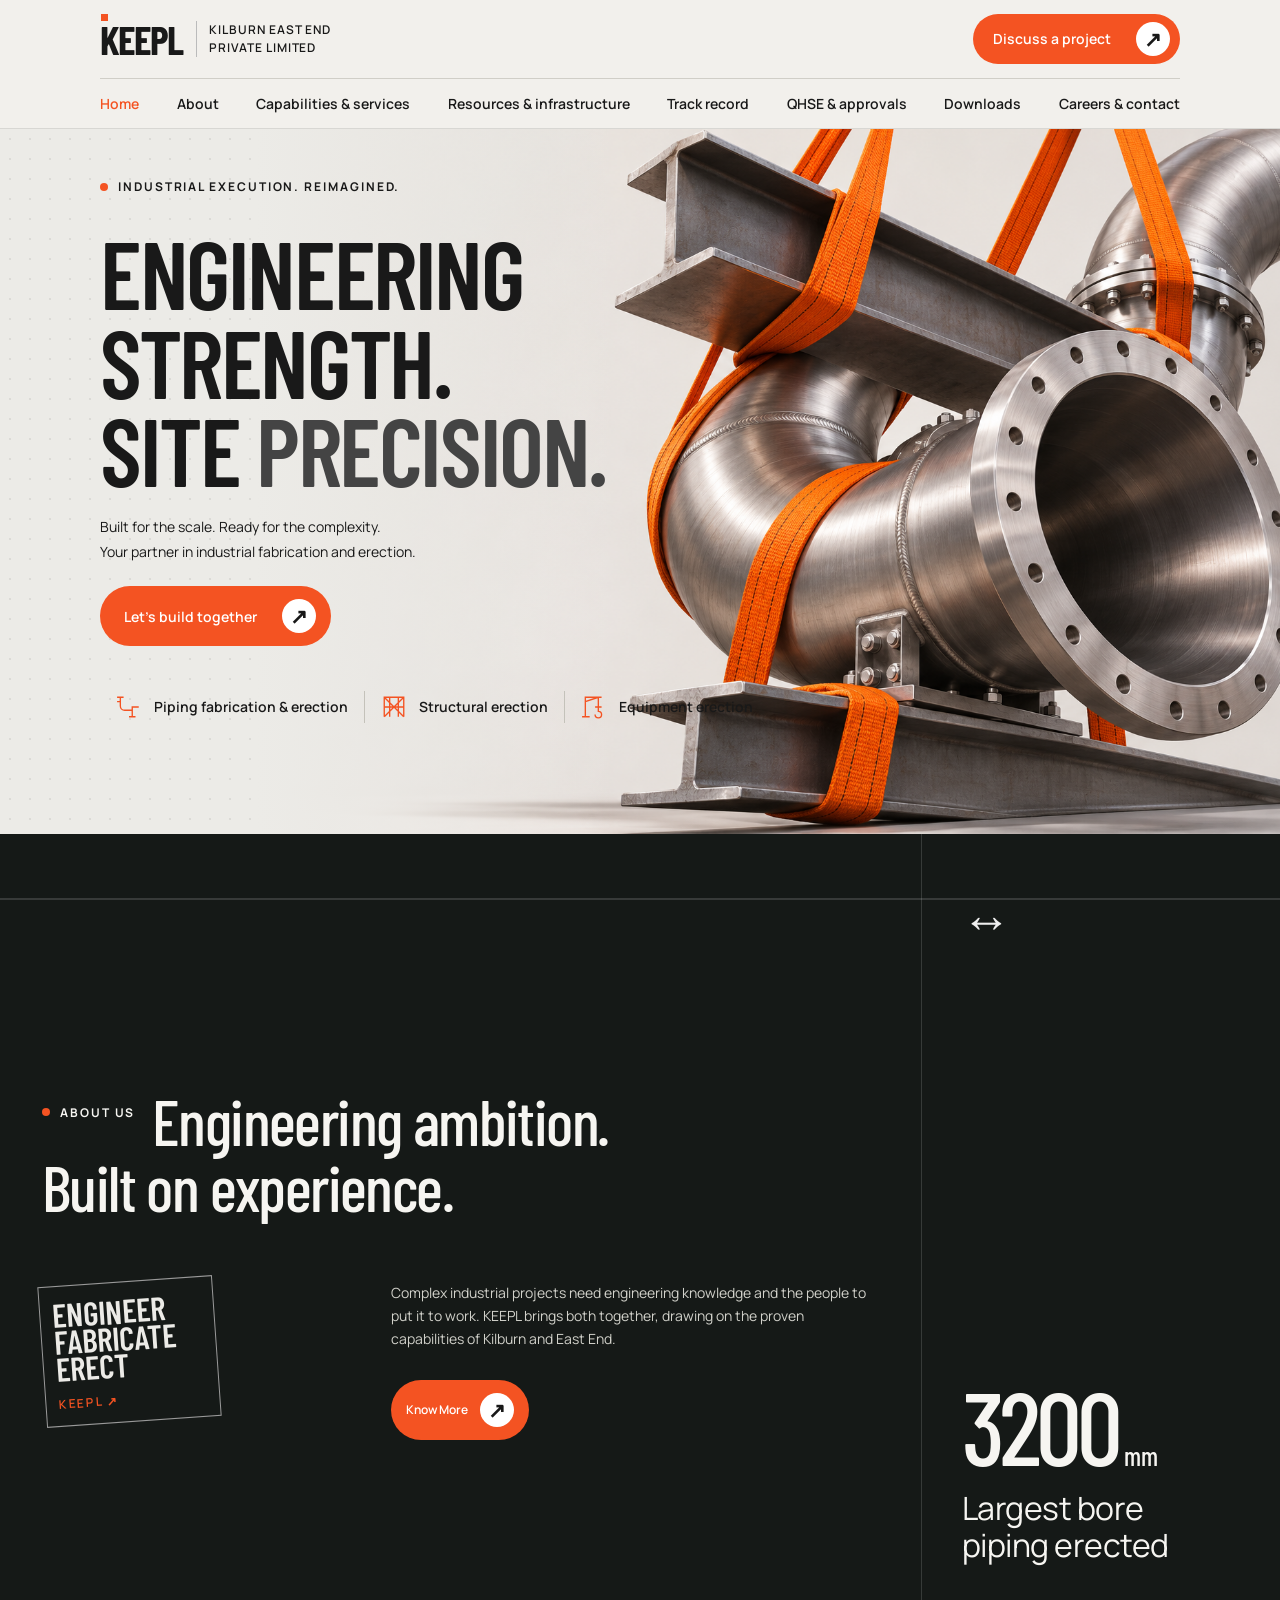
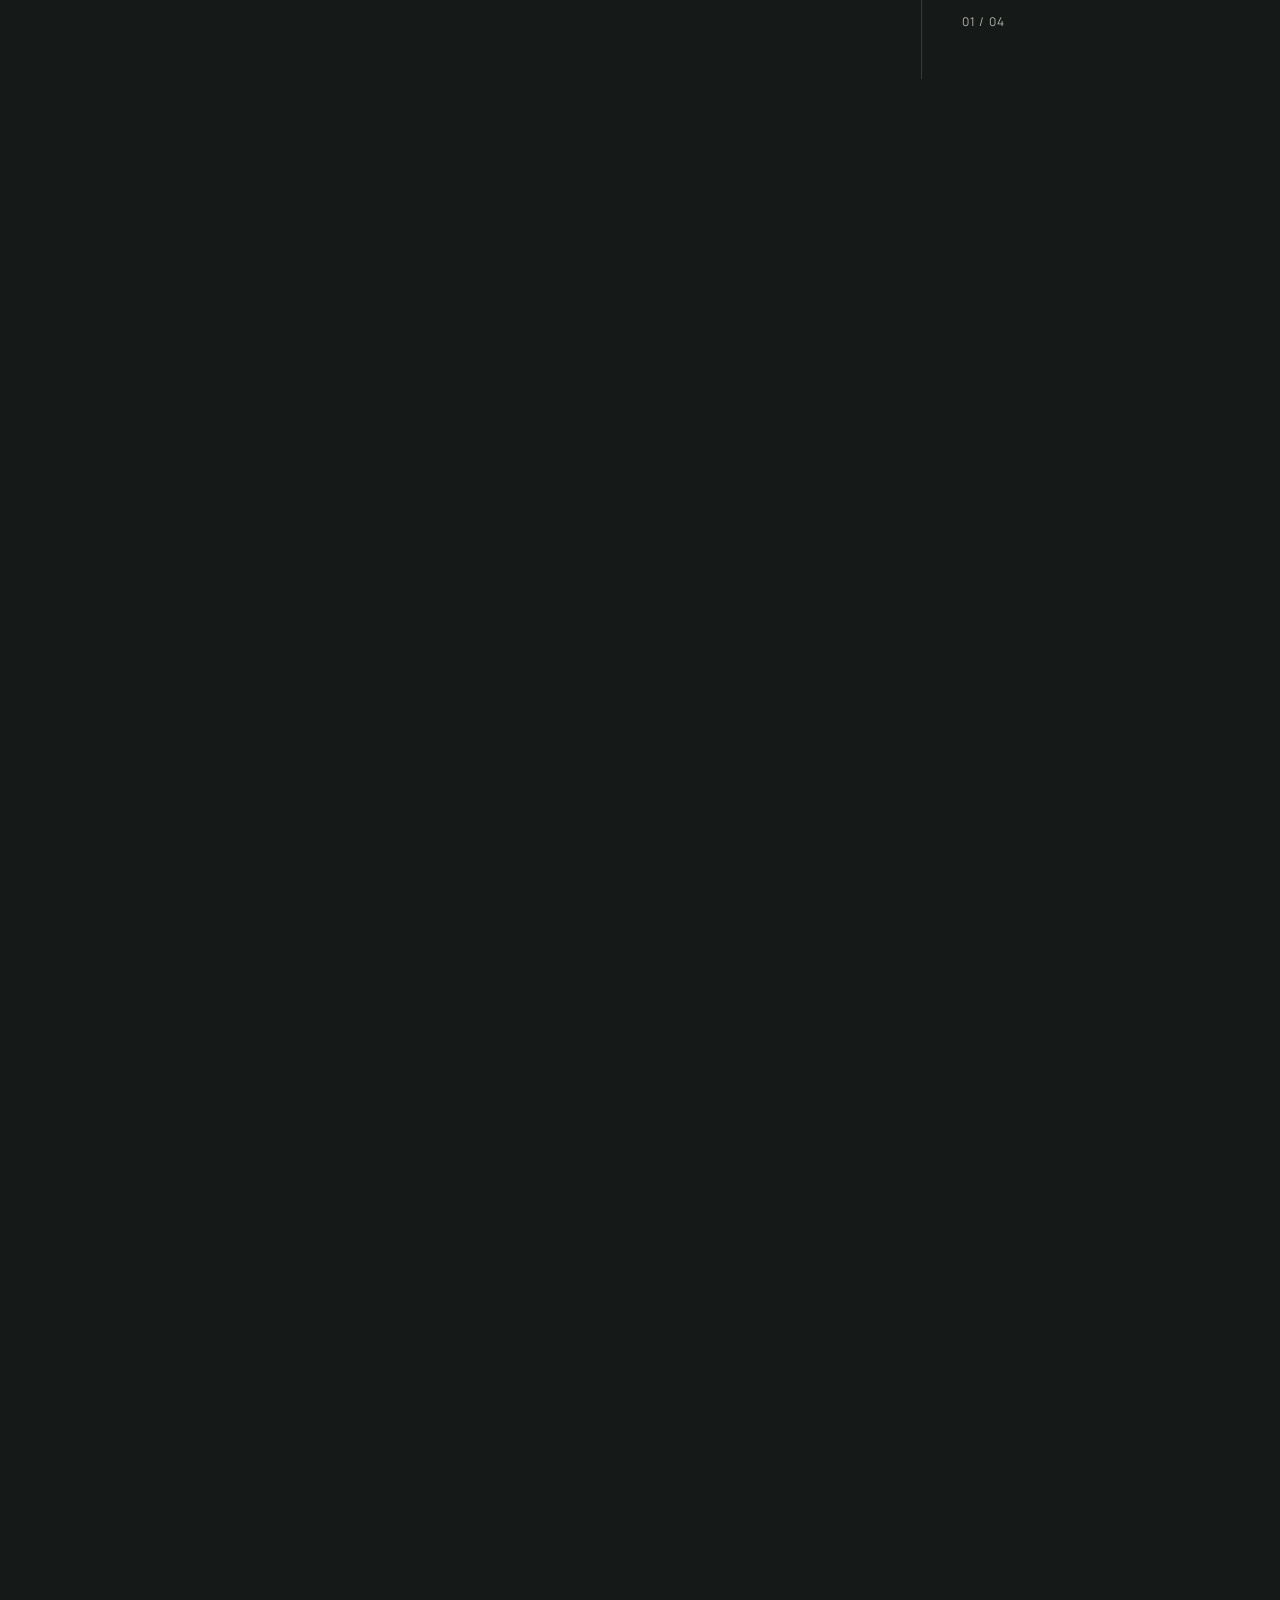
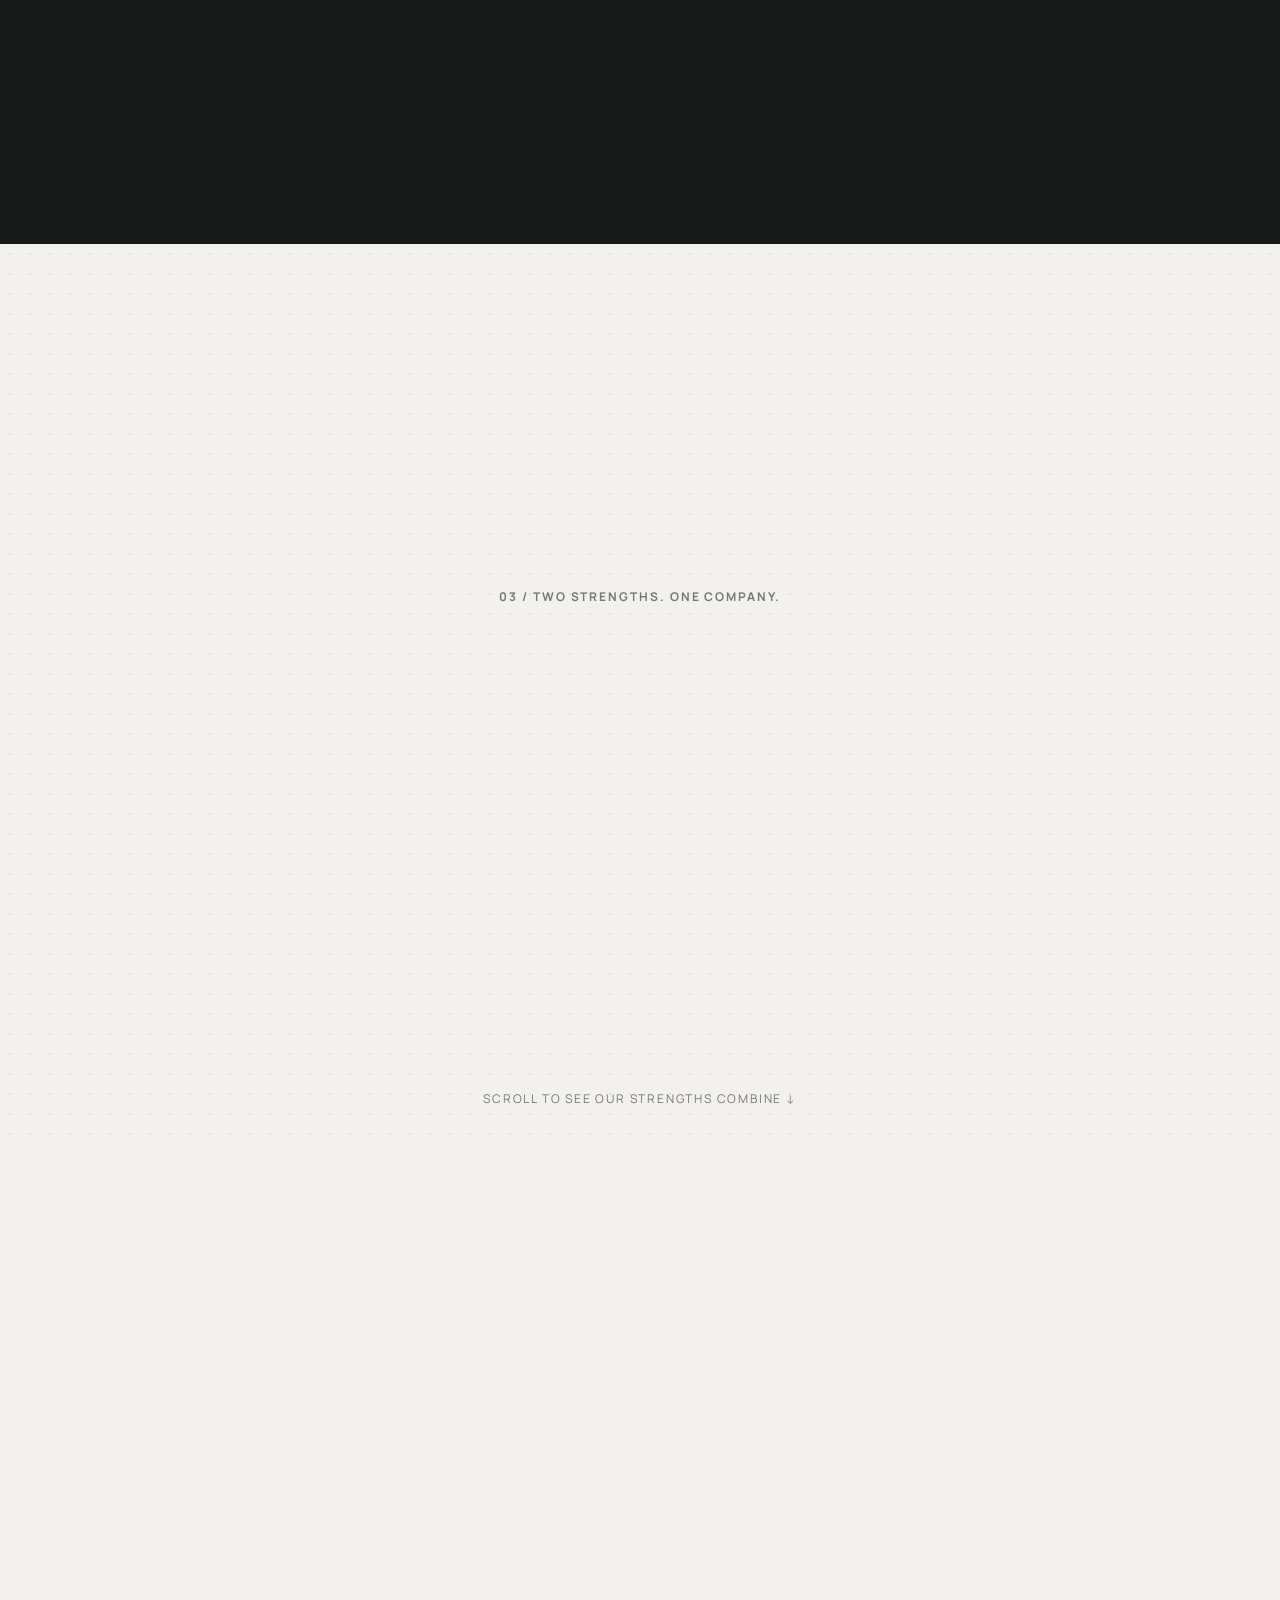
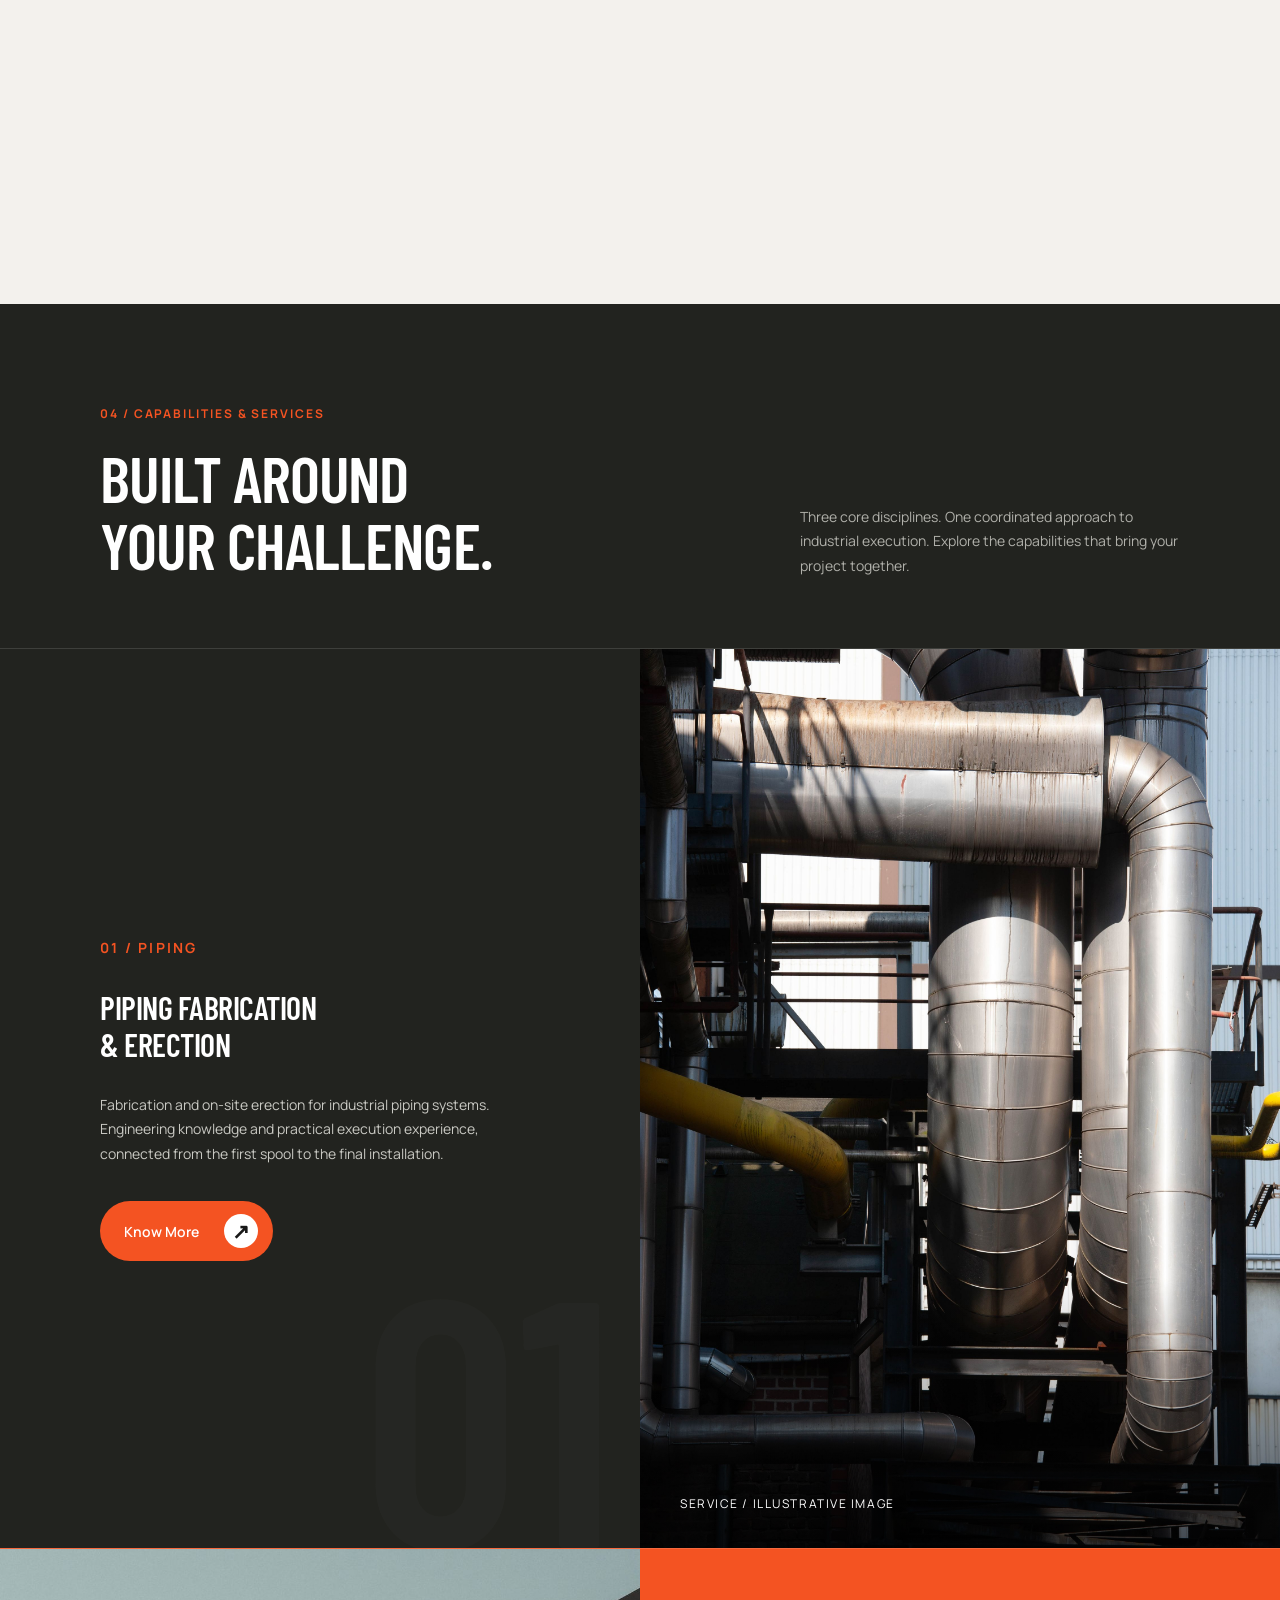
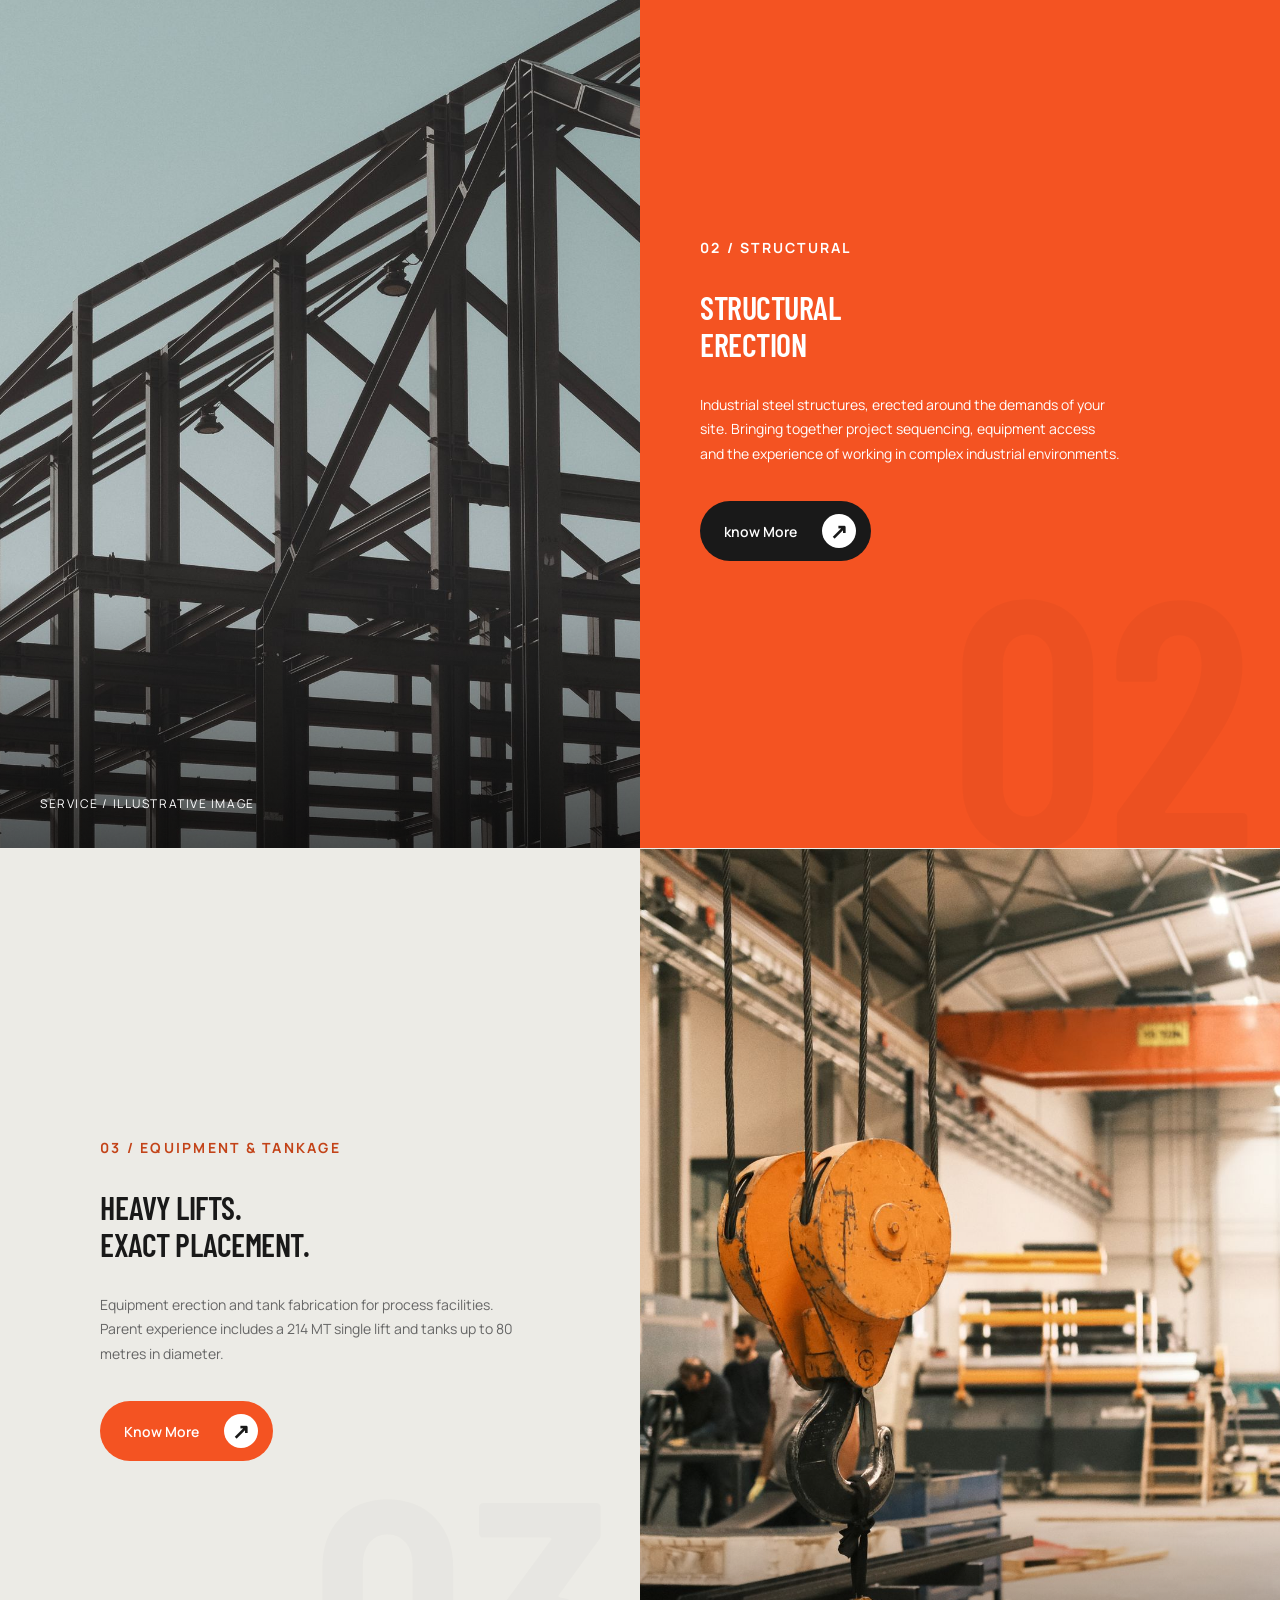
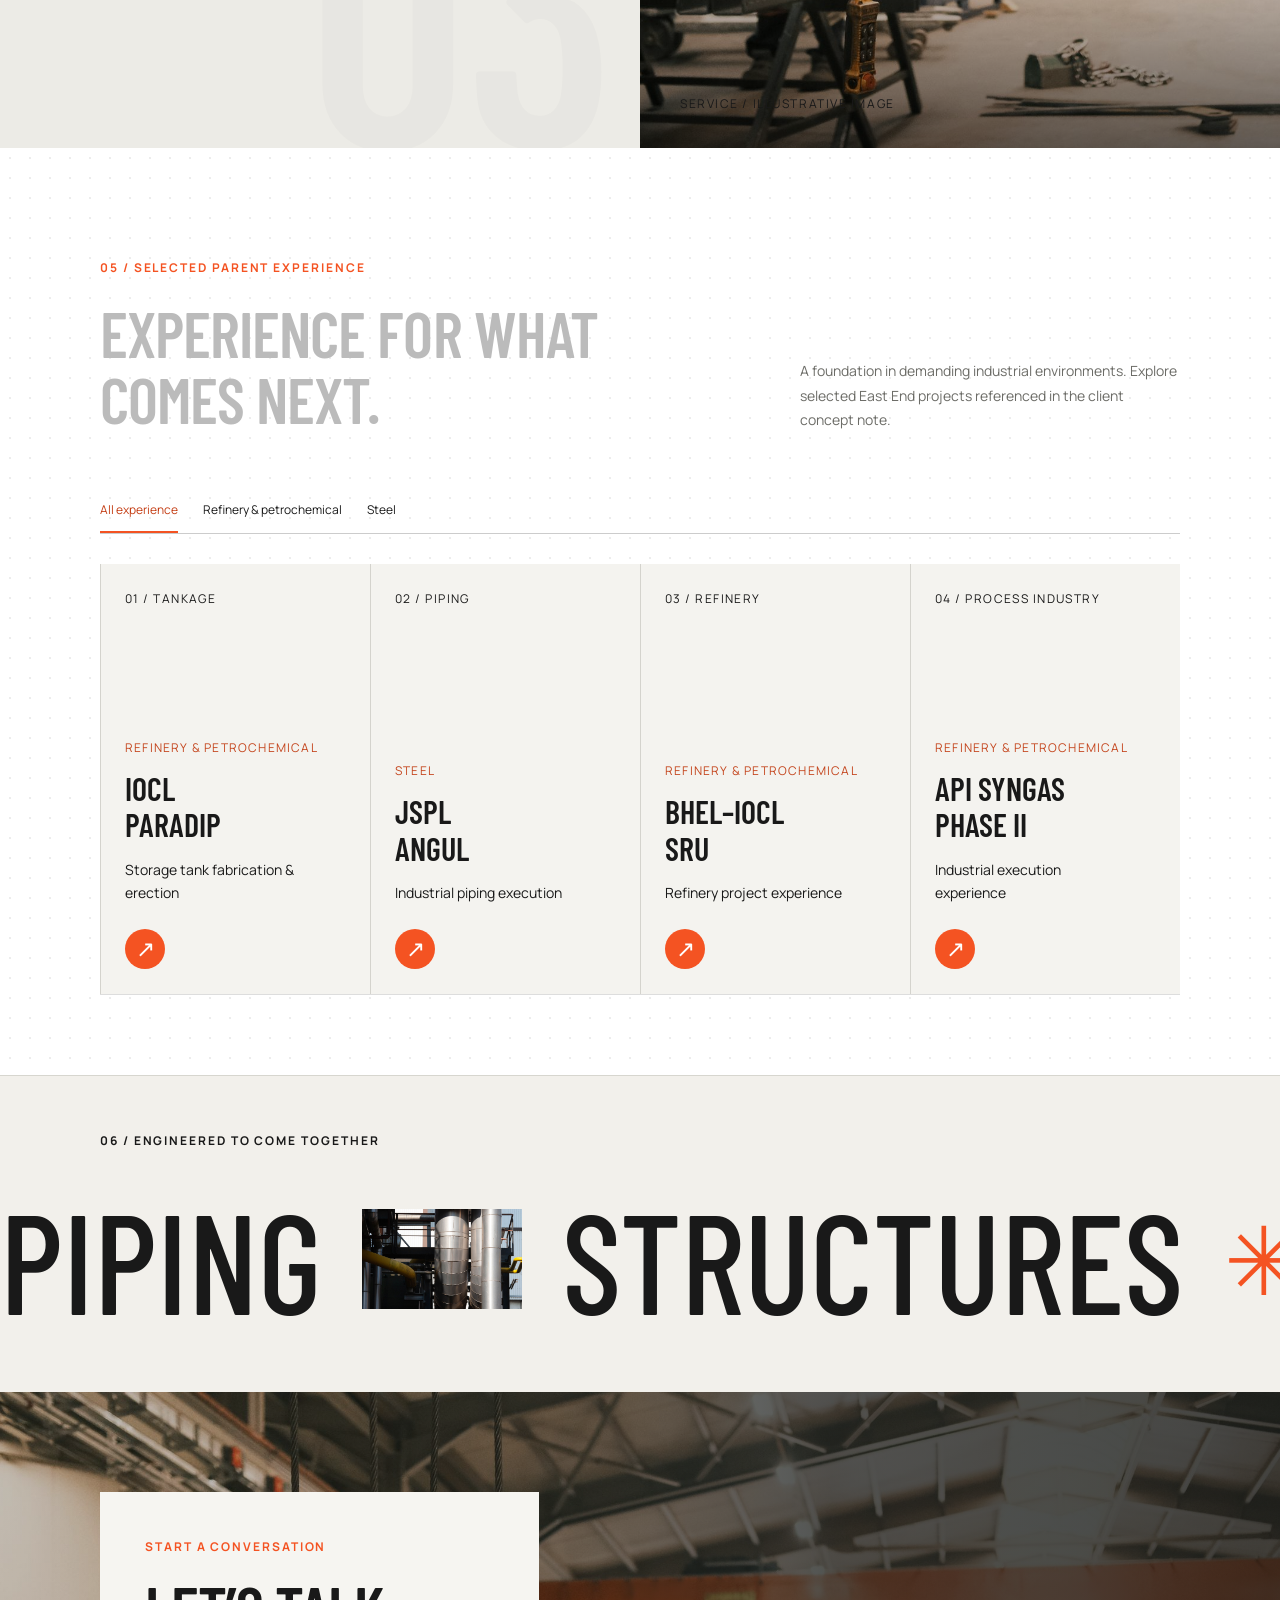
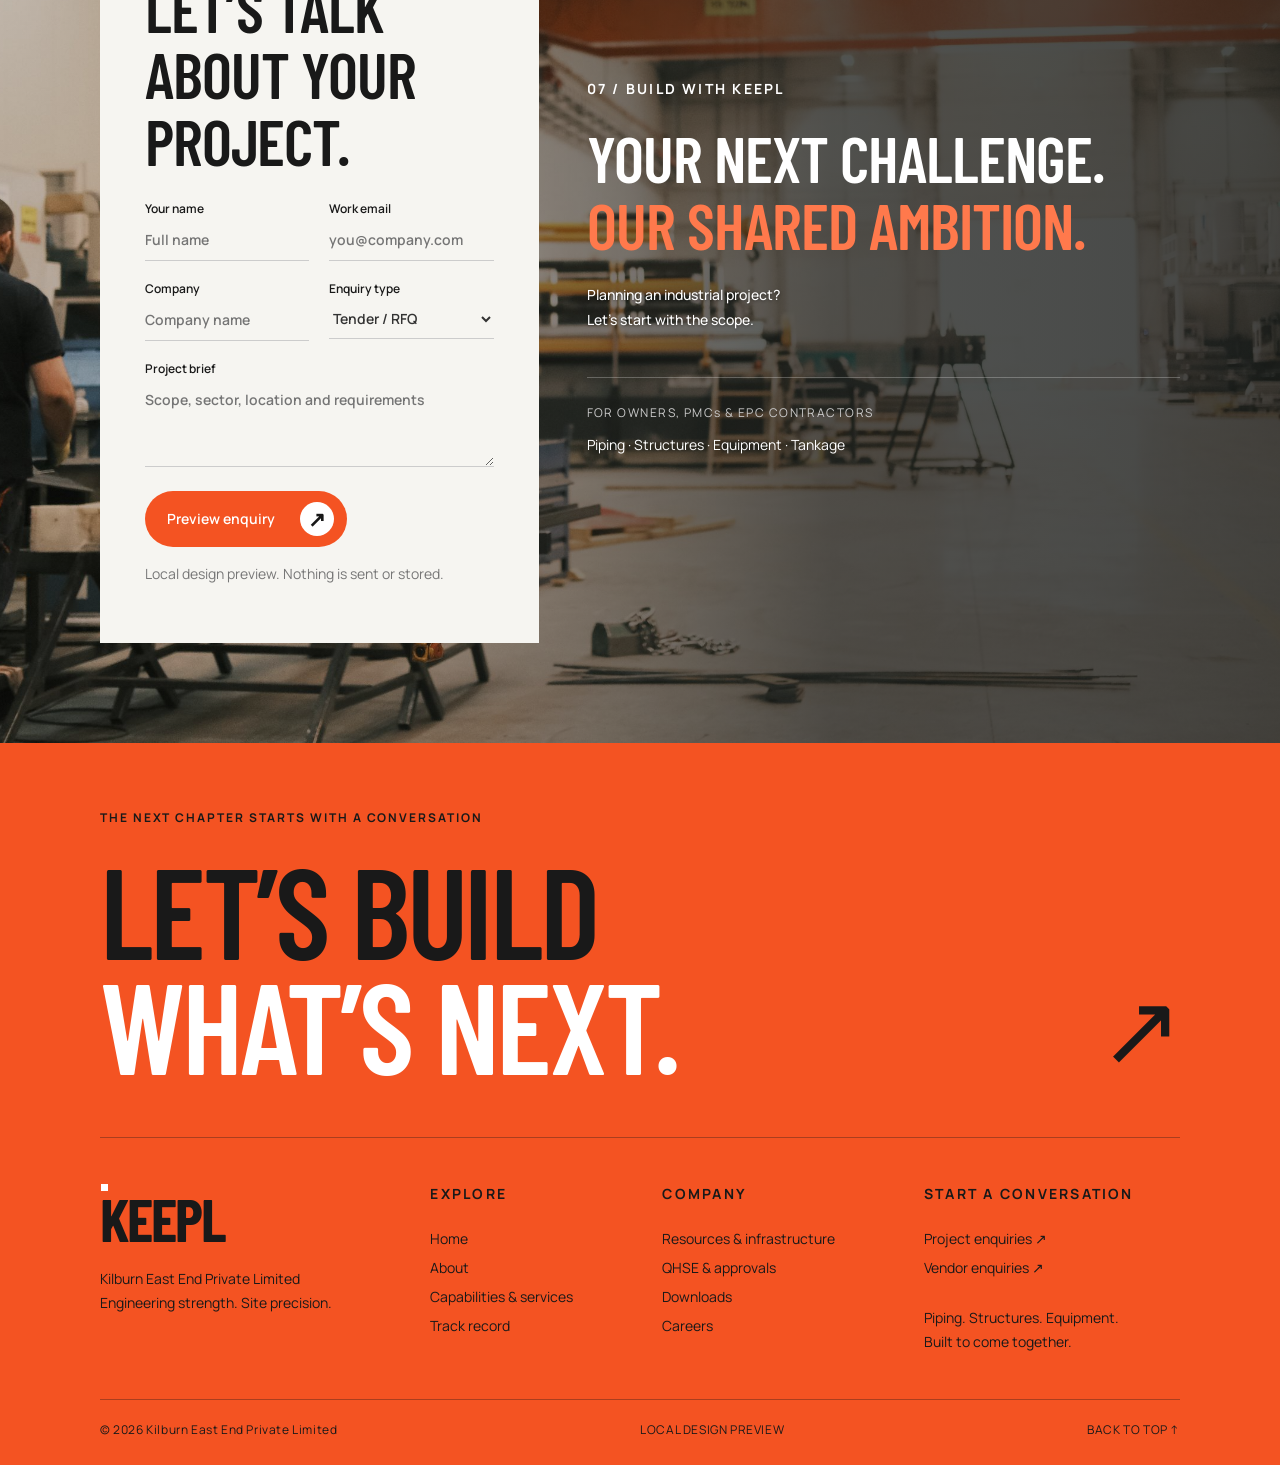
<file: index.html>
<!doctype html>
<html lang="en">

<head>
    <meta charset="utf-8">
    <meta name="viewport" content="width=device-width,initial-scale=1">
    <meta name="description"
        content="Kilburn East End Private Limited — piping fabrication, structural erection and equipment erection, combining engineering depth with site execution experience.">
    <title>KEEPL — Engineering strength. Site precision.</title>
    <link rel="stylesheet" href="assets/heading.css">
    <link rel="stylesheet" href="assets/body.css">
    <link rel="stylesheet" href="styles.css?v=13">
</head>

<body><a class="skip" href="#main">Skip to content</a>
    <header>
        <div class="wrap nav"><a class="brand" href="#home" aria-label="KEEPL home">KEEPL<span>KILBURN EAST
                    END<br>PRIVATE LIMITED</span><i></i></a>

                    <a class="button small"
                href="#contact">Discuss a project <span>↗</span></a><button class="mobile-menu"
                aria-label="Open navigation" aria-expanded="false" aria-controls="more-menu">☰</button>
        </div>
        <nav class="desktop-nav wrap" aria-label="Main navigation"><a href="#home">Home</a><a href="#about">About</a><a
                href="#services">Capabilities &amp; services</a><button data-panel="resources">Resources &amp;
                infrastructure</button><a href="#projects">Track record</a><button data-panel="qhse">QHSE &amp;
                approvals</button><button data-panel="downloads">Downloads</button><a href="#contact">Careers &amp;
                contact</a></nav>
        <nav id="more-menu" class="wrap more-menu" aria-label="Mobile navigation" hidden><a href="#home">Home</a><a
                href="#about">About</a><a href="#services">Capabilities &amp; services</a><button
                data-panel="resources">Resources &amp; infrastructure</button><a href="#projects">Track
                record</a><button data-panel="qhse">QHSE &amp; approvals</button><button
                data-panel="downloads">Downloads</button><a href="#contact">Careers &amp; contact</a></nav>
    </header>
    <main id="main">
        <section class="hero" id="home">
            <div class="hero-photo"><img src="assets/hero-v2.png"
                    alt="Sculptural steel pipework and structural beams suspended in orange lifting slings"></div>
            <div class="wrap hero-inner">
                <p class="eyebrow"><i class="orange-dot"></i> INDUSTRIAL EXECUTION. REIMAGINED.</p>
                <h1>ENGINEERING<br>STRENGTH.<br><span class="reveal">SITE PRECISION.</span></h1>
                <p class="hero-copy">Built for the scale. Ready for the complexity.<br>Your partner in industrial
                    fabrication and erection.</p><a href="#contact" class="button">Let’s build together
                    <span>↗</span></a>
                <div class="hero-services"><a href="#service-piping"><svg class="service-icon" viewBox="0 0 24 24"
                            fill="none" stroke="currentColor" stroke-width="1.25" aria-hidden="true">
                            <path d="M4 3v8a4 4 0 0 0 4 4h7v6M1 3h6M12 21h6M4 7H1m14 8v-3h6" />
                        </svg><span>Piping fabrication &amp; erection</span><b>↗</b></a><a
                        href="#service-structural"><svg class="service-icon" viewBox="0 0 24 24" fill="none"
                            stroke="currentColor" stroke-width="1.25" aria-hidden="true">
                            <path d="M3 21V3h18v18M3 3l18 18M21 3L3 21M3 12h18M8 3v18M16 3v18" />
                        </svg><span>Structural erection</span><b>↗</b></a><a href="#service-equipment"><svg
                            class="service-icon" viewBox="0 0 24 24" fill="none" stroke="currentColor"
                            stroke-width="1.25" aria-hidden="true">
                            <path d="M4 21V3h15M4 7l12-4M16 3v9m-3 0h6m-3 0v4a3 3 0 1 1-3 3M1 21h7" />
                        </svg><span>Equipment erection</span><b>↗</b></a></div><a class="hero-scroll"
                <a href="#credentials"></span></a> 
            </div>
            
        </section>
        <section class="credentials" id="credentials">
            <div class="stats-pin">
                <div class="horizontal-rail">
                    <article class="stats-intro">
                        <div class="intro-title">
                            <p class="eyebrow"><i class="orange-dot"></i> ABOUT US</p>
                            <h2>Engineering ambition.<br>Built on experience.</h2>
                        </div>
                        <div class="intro-bottom">
                            <div class="type-stamp" aria-hidden="true">ENGINEER<br>FABRICATE<br>ERECT<span>KEEPL
                                    ↗</span></div>
                            <div>
                                <p>Complex industrial projects need engineering knowledge and the people to put it to
                                    work. KEEPL brings both together, drawing on the proven capabilities of Kilburn and
                                    East End.</p><a class="button" href="#about">Know More
                                    <span>↗</span></a>
                            </div>
                        </div>
                    </article>
                    <article class="stat" tabindex="0"><img src="assets/stat-pipes.jpg" alt="" loading="lazy"><span
                            class="stat-mark">↔</span>
                        <div class="stat-content"><strong>3200<span>mm</span></strong>
                            <h3>Largest bore piping erected</h3><span class="stat-index">01 / 04 <b>↗</b></span>
                        </div>
                    </article>
                    <article class="stat" tabindex="0"><img src="assets/stat-lifting.jpg" alt="" loading="lazy"><span
                            class="stat-mark">↥</span>
                        <div class="stat-content"><strong>214<span>MT</span></strong>
                            <h3>Heaviest single equipment lift</h3><span class="stat-index">02 / 04 <b>↗</b></span>
                        </div>
                    </article>
                    <article class="stat" tabindex="0"><img src="assets/stat-tanks.jpg" alt="" loading="lazy"><span
                            class="stat-mark">◯</span>
                        <div class="stat-content"><strong>80<span>m</span></strong>
                            <h3>Largest tank diameter fabricated</h3><span class="stat-index">03 / 04 <b>↗</b></span>
                        </div>
                    </article>
                    <article class="stat" tabindex="0"><img src="assets/stat-engineers.jpg" alt="" loading="lazy"><span
                            class="stat-mark">+</span>
                        <div class="stat-content"><strong>25<span>+ years</span></strong>
                            <h3>Key engineers’ project experience</h3><span class="stat-index">04 / 04 <b>↗</b></span>
                        </div>
                    </article>
                </div>
                </div>
                <div class="progress"><span></span></div>
            </div>
        </section>
        <section class="partnership" id="about">
            <div class="partner-pin">
                <p class="eyebrow partner-eyebrow">03 / TWO STRENGTHS. ONE COMPANY.</p>
                <h2 class="partner-title">TWO PROVEN STRENGTHS.<br><span>ONE SHARED FUTURE.</span></h2>
                <div class="orbits">
                    <article class="orb orb-one">
                        <div class="orb-content"><strong class="share">60<span>%</span></strong><img
                                class="kilburn-logo" src="assets/kilburn.png" alt="Kilburn Engineering Limited">
                            <h4>Kilburn Engineering</h4>
                            <p>Engineering knowledge.<br>Financial strength.<br>Established pedigree.</p>
                        </div>
                    </article>
                    <article class="orb orb-two">
                        <div class="orb-content"><strong class="share">40<span>%</span></strong><img
                                class="eastend-clean" src="assets/eastend-transparent.png" alt="East End Technologies">
                            <h4>East End<span class="parent-name-line"> Technologies</span></h4>
                            <p>On-site execution.<br>Experienced teams.<br>Industrial project delivery.</p>
                        </div>
                    </article><svg class="parent-overlap" viewBox="0 0 200 100" aria-hidden="true">
                        <defs>
                            <clipPath id="parent-intersection">
                                <circle cx="140" cy="50" r="50" />
                            </clipPath>
                        </defs>
                        <circle cx="60" cy="50" r="50" fill="var(--orange)" clip-path="url(#parent-intersection)" />
                    </svg>
                </div>
                <div class="venture-disc" aria-hidden="true"></div>
                <div class="venture-blueprint" aria-hidden="true">
                    <svg viewBox="0 0 1600 1000" preserveAspectRatio="xMidYMid slice" fill="none" xmlns="http://www.w3.org/2000/svg">
                        <g stroke="currentColor" stroke-width="1.5" stroke-linecap="round" stroke-linejoin="round">
                            <!-- Process pipework and flanged connections -->
                            <path d="M-60 235H210Q280 235 280 305V710M-60 275H200Q240 275 240 315V710M220 710H300V726H220ZM222 690H298V706H222Z"/>
                            <path d="M-40 375H110V415H-40M110 365H124V425H110M130 365H144V425H130M144 375H180Q200 375 200 395V790H240M144 415H160V830H240"/>
                            <circle cx="260" cy="780" r="61"/><circle cx="260" cy="780" r="41"/>
                            <path d="M260 712V724M260 836V848M192 780H204M316 780H328M213 733L222 742M298 818L307 827M213 827L222 818M298 742L307 733"/>
                            <path d="M280 510H345V555H280M345 500H357V565H345M363 500H375V565H363"/>
                            <!-- Structural steel framing -->
                            <path d="M1290 1000V115L1470 45L1650 115V1000M1280 1000V110L1470 35L1660 110V1000M1470 45V690M1290 295H1650M1290 475H1650M1290 655H1650M1290 835H1650M1290 115L1470 295L1650 115M1290 295L1470 475L1650 295M1290 475L1470 655L1650 475M1290 655L1470 835L1650 655M1290 835L1470 1000L1650 835"/>
                            <!-- Storage tank elevation -->
                            <path d="M1010 1000V820Q1130 775 1250 820V1000M1010 820Q1130 865 1250 820M1010 850Q1130 895 1250 850M1035 810V780Q1130 750 1225 780V810M1035 780Q1130 815 1225 780M1060 772V800M1095 765V807M1130 763V810M1165 765V807M1200 772V800M1230 860V1000M1215 860V1000M1215 880H1230M1215 905H1230M1215 930H1230M1215 955H1230M1215 980H1230"/>
                            <!-- Engineering dimension guides -->
                            <g stroke-dasharray="5 10" opacity=".55"><path d="M65 120H410M70 100V920M1250 55H1510M980 910H1580M260 100V900"/></g>
                            <g opacity=".7"><path d="M95 130H350M95 118V142M350 118V142M95 130L105 125M95 130L105 135M350 130L340 125M350 130L340 135M1330 175H1590M1330 163V187M1590 163V187"/><circle cx="95" cy="930" r="18"/><path d="M68 930H122M95 903V957"/></g>
                        </g>
                    </svg>
                </div>
                <div class="venture-wordmark" aria-label="KEEPL">KEEPL</div>
                <div class="partner-result">
                    <p class="eyebrow">TOGETHER, WE FORM</p>
                    <h2>KILBURN EAST END<br>PRIVATE LIMITED</h2>
                    <p>Two proven businesses. One integrated industrial partner.</p>
                </div><span class="partner-hint">SCROLL TO SEE OUR STRENGTHS COMBINE ↓</span>
            </div>
        </section>
        <section class="services" id="services">
            <div class="wrap section-heading">
                <div>
                    <p class="eyebrow orange">04 / CAPABILITIES & SERVICES</p>
                    <h2>BUILT AROUND<br>YOUR CHALLENGE.</h2>
                </div>
                <p>Three core disciplines. One coordinated approach to industrial execution. Explore the capabilities
                    that bring your project together.</p>
            </div>
            <div class="service-stack">
                <article class="service-card" id="service-piping" style="--order:0">
                    <div class="service-copy">
                        <p class="eyebrow">01 / PIPING</p>
                        <h3>PIPING FABRICATION<br>& ERECTION</h3>
                        <p>Fabrication and on-site erection for industrial piping systems. Engineering knowledge and
                            practical execution experience, connected from the first spool to the final installation.
                        </p><a href="#contact" class="button">Know More
                            <span>↗</span></a><span
                            class="service-number">01</span>
                    </div>
                    <div class="service-image "><img src="assets/service-piping.jpg" alt="Illustrative stainless steel industrial pipe installation" loading="lazy"><span>SERVICE / ILLUSTRATIVE IMAGE</span></div>
                </article>
                <article class="service-card" id="service-structural" style="--order:1">
                    <div class="service-copy">
                        <p class="eyebrow">02 / STRUCTURAL</p>
                        <h3>STRUCTURAL<br>ERECTION</h3>
                        <p>Industrial steel structures, erected around the demands of your site. Bringing together
                            project sequencing, equipment access and the experience of working in complex industrial
                            environments.</p><a href="#contact" class="button">know More
                            <span>↗</span></a><span class="service-number">02</span>
                    </div>
                    <div class="service-image structure"><img src="assets/service-structures.jpg" alt="Illustrative structural steel framework" loading="lazy"><span>SERVICE / ILLUSTRATIVE IMAGE</span></div>
                </article>
                <article class="service-card" id="service-equipment" style="--order:2">
                    <div class="service-copy">
                        <p class="eyebrow">03 / EQUIPMENT & TANKAGE</p>
                        <h3>HEAVY LIFTS.<br>EXACT PLACEMENT.</h3>
                        <p>Equipment erection and tank fabrication for process facilities. Parent experience includes a
                            214 MT single lift and tanks up to 80 metres in diameter.</p><a href="#contact"
                            class="button">Know More <span>↗</span></a><span class="service-number">03</span>
                    </div>
                    <div class="service-image "><img src="assets/service-equipment.jpg" alt="Illustrative overhead lifting equipment in an industrial workshop" loading="lazy"><span>SERVICE / ILLUSTRATIVE IMAGE</span></div>
                </article>
            <div>
            
        </section>
        <section class="projects" id="projects">
            <div class="wrap">
                <div class="section-heading">
                    <div>
                        <p class="eyebrow orange">05 / SELECTED PARENT EXPERIENCE</p>
                        <h2 class="reveal">EXPERIENCE FOR <br>WHAT COMES NEXT.</h2>
                    </div>
                    <p>A foundation in demanding industrial environments. Explore selected East End projects referenced
                        in the client concept note.</p>
                </div>
                <div class="filters" role="group" aria-label="Filter projects"><button class="active" data-filter="all"
                        aria-pressed="true">All experience</button><button data-filter="refinery"
                        aria-pressed="false">Refinery & petrochemical</button><button data-filter="steel"
                        aria-pressed="false">Steel</button></div>
                <div class="project-grid"><button class="project" data-sector="refinery" data-project="paradip"><img
                            src="assets/site-2.jpg" alt="IOCL Paradip tank fabrication" loading="lazy"><span
                            class="project-top">01 / TANKAGE</span><span class="project-info"><small>REFINERY &
                                PETROCHEMICAL</small><strong>IOCL<br>PARADIP</strong><span>Storage tank fabrication &
                                erection</span><b>↗</b></span></button><button class="project" data-sector="steel"
                        data-project="jspl"><img src="assets/service-piping.jpg"
                            alt="Representative industrial piping and steel erection image" loading="lazy"><span
                            class="image-disclaimer">ILLUSTRATIVE IMAGE</span><span class="project-top">02 /
                            PIPING</span><span
                            class="project-info"><small>STEEL</small><strong>JSPL<br>ANGUL</strong><span>Industrial
                                piping execution</span><b>↗</b></span></button><button class="project"
                        data-sector="refinery" data-project="bhel"><img src="assets/plant.jpg"
                            alt="Representative process plant imagery" loading="lazy"><span
                            class="image-disclaimer">ILLUSTRATIVE IMAGE</span><span class="project-top">03 /
                            REFINERY</span><span class="project-info"><small>REFINERY &
                                PETROCHEMICAL</small><strong>BHEL–IOCL<br>SRU</strong><span>Refinery project
                                experience</span><b>↗</b></span></button><button class="project" data-sector="refinery"
                        data-project="syngas"><img src="assets/equipment.jpg"
                            alt="Representative industrial facility imagery" loading="lazy"><span
                            class="image-disclaimer">ILLUSTRATIVE IMAGE</span><span class="project-top">04 / PROCESS
                            INDUSTRY</span><span class="project-info"><small>REFINERY & PETROCHEMICAL</small><strong>API
                                SYNGAS<br>PHASE II</strong><span>Industrial execution
                                experience</span><b>↗</b></span></button></div>
              
            </div>
        </section>
        <section class="marquee" aria-label="Our services">
            <div class="wrap marquee-label">
                <p class="eyebrow">06 / ENGINEERED TO COME TOGETHER</p>
            </div>
            <div class="marquee-track">
                <div class="marquee-set"><span>PIPING</span><img src="assets/service-piping.jpg" alt=""
                        loading="lazy"><span>STRUCTURES</span><i>✳</i><span>EQUIPMENT</span><img src="assets/service-equipment.jpg"
                        alt="" loading="lazy"><span>TANKAGE</span><i>✳</i></div>
                <div class="marquee-set" aria-hidden="true"><span>PIPING</span><img src="assets/service-piping.jpg" alt=""
                        loading="lazy"><span>STRUCTURES</span><i>✳</i><span>EQUIPMENT</span><img src="assets/service-equipment.jpg"
                        alt="" loading="lazy"><span>TANKAGE</span><i>✳</i></div>
            </div>
        </section>
        <section class="contact" id="contact">
            <div class="contact-bg"></div>
            <div class="wrap contact-layout">
                <form id="enquiry">
                    <p class="eyebrow orange">START A CONVERSATION</p>
                    <h2>LET’S TALK<br>ABOUT YOUR PROJECT.</h2><div class="form-row"><label>Your name<input name="name" autocomplete="name"
                            required placeholder="Full name"></label><label>Work email<input name="email" type="email"
                            autocomplete="email" required placeholder="you@company.com"></label></div>
                    <div class="form-row"><label>Company<input name="company" autocomplete="organization" required
                                placeholder="Company name"></label><label>Enquiry type<select name="type">
                                <option>Tender / RFQ</option>Vendor registration</option>Document request</option>
                                Careers</option>
                            </select></label></div><label>Project brief<textarea name="message" required rows="3"
                            placeholder="Scope, sector, location and requirements"></textarea></label><button
                        class="button" type="submit">Preview enquiry <span>↗</span></button>
                    <p class="form-note">Local design preview. Nothing is sent or stored.</p>
                    <p id="form-status" role="status"></p>
                </form>
                <div class="contact-copy">
                    <p class="eyebrow">07 / BUILD WITH KEEPL</p>
                    <h2>YOUR NEXT CHALLENGE.<br><em>OUR SHARED AMBITION.</em></h2>
                    <p>Planning an industrial project?<br>Let’s start with the scope.</p>
                    <div><span>FOR OWNERS, PMCs & EPC CONTRACTORS</span>
                        <p>Piping · Structures · Equipment · Tankage</p>
                    </div>
                </div>
            </div>
        </section>
    </main>
    <footer>
        <div class="wrap">
            <div class="footer-cta">
                <p class="eyebrow">THE NEXT CHAPTER STARTS WITH A CONVERSATION</p><a href="#contact">LET’S
                    BUILD<br><span>WHAT’S NEXT.</span><b>↗</b></a>
            </div>
            <div class="footer-top">
                <div><a class="brand" href="#home">KEEPL<i></i></a>
                    <p>Kilburn East End Private Limited<br>Engineering strength. Site precision.</p>
                </div>
                <div class="footer-links"><span class="eyebrow">EXPLORE</span><a href="#home">Home</a><a
                        href="#about">About</a><a href="#services">Capabilities & services</a><a href="#projects">Track
                        record</a></div>
                <div class="footer-links"><span class="eyebrow">COMPANY</span><button data-panel="resources">Resources &
                        infrastructure</button><button data-panel="qhse">QHSE & approvals</button><button
                        data-panel="downloads">Downloads</button><button data-panel="careers">Careers</button></div>
                <div class="footer-links"><span class="eyebrow">START A CONVERSATION</span><a href="#contact">Project
                        enquiries ↗</a><a href="#contact">Vendor enquiries ↗</a><span class="footer-note">Piping.
                        Structures. Equipment.<br>Built to come together.</span></div>
            </div>
            <div class="footer-bottom"><span>© 2026 Kilburn East End Private Limited</span><span>LOCAL DESIGN
                    PREVIEW</span><a href="#home">BACK TO TOP ↑</a></div>
        </div>
    </footer>
    <dialog id="detail-dialog" aria-labelledby="dialog-title"><button class="close-dialog"
            aria-label="Close details">×</button>
        <p class="eyebrow orange">KEEPL / INFORMATION</p>
        <h2 id="dialog-title"></h2>
        <div id="dialog-body"></div><button class="button dialog-contact">Discuss your requirements ↗</button>
    </dialog>
    <script src="app.js?v=10"></script>
</body>

</html>
</file>
<file: assets/heading.css>
@font-face {
  font-family: 'Barlow Condensed';
  font-style: normal;
  font-weight: 500;
  font-display: swap;
  src: url(heading-0.woff2) format('truetype');
}
@font-face {
  font-family: 'Barlow Condensed';
  font-style: normal;
  font-weight: 600;
  font-display: swap;
  src: url(heading-1.woff2) format('truetype');
}
@font-face {
  font-family: 'Barlow Condensed';
  font-style: normal;
  font-weight: 700;
  font-display: swap;
  src: url(heading-2.woff2) format('truetype');
}
</file>
<file: assets/body.css>
@font-face {
  font-family: 'Manrope';
  font-style: normal;
  font-weight: 400;
  font-display: swap;
  src: url(body-0.woff2) format('truetype');
}
@font-face {
  font-family: 'Manrope';
  font-style: normal;
  font-weight: 500;
  font-display: swap;
  src: url(body-1.woff2) format('truetype');
}
@font-face {
  font-family: 'Manrope';
  font-style: normal;
  font-weight: 600;
  font-display: swap;
  src: url(body-2.woff2) format('truetype');
}
@font-face {
  font-family: 'Manrope';
  font-style: normal;
  font-weight: 700;
  font-display: swap;
  src: url(body-3.woff2) format('truetype');
}
</file>
<file: styles.css>
:root {
    --orange: #f45322;
    --ink: #191919;
    --paper: #f2f1ed;
    --body: 'Manrope', Arial, sans-serif;
    --head: 'Barlow Condensed', 'Arial Narrow', sans-serif
}

* {
    box-sizing: border-box
}

html {
    scroll-behavior: smooth;
    scroll-padding-top: 90px
}

body {
    margin: 0;
    color: var(--ink);
    background: var(--paper);
    font: 14px/1.65 var(--body)
}

button,
input,
textarea,
select {
    font: inherit
}

button,
a {
    -webkit-tap-highlight-color: transparent
}

button {
    cursor: pointer
}

a {
    color: inherit;
    text-decoration: none
}

button {
    color: inherit
}

img {
    max-width: 100%;
    display: block
}

h1,
h2,
h3,
p {
    margin: 0
}

h1,
h2,
h3 {
    font-family: var(--head);
    font-weight: 600;
    line-height: .98;
    letter-spacing: -.015em
}

h2 {
    font-size: clamp(48px, 5.8vw, 76px)
}

p {
    line-height: 1.75
}

.wrap {
    width: min(1200px, calc(100% - 64px));
    margin: auto
}

.eyebrow {
    font-size: 12px;
    font-weight: 700;
    letter-spacing: .16em;
    line-height: 1.6
}

.orange {
    color: var(--orange)
}

.button {
    display: inline-flex;
    align-items: center;
    justify-content: space-between;
    gap: 35px;
    background: var(--ink);
    color: #fff;
    padding: 18px 24px;
    border: 0;
    font-size: 14px;
    font-weight: 600;
    transition: background .25s, transform .25s
}

.button:hover {
    background: var(--orange);
    transform: translateY(-2px)
}

.button span {
    font-size: 19px
}

.small {
    padding: 12px 18px;
    gap: 20px
}

.text-link {
    display: inline-flex;
    align-items: center;
    justify-content: space-between;
    gap: 30px;
    padding: 13px 0;
    border: 0;
    border-bottom: 1px solid currentColor;
    background: none;
    font-size: 12px;
    text-transform: uppercase;
    letter-spacing: .07em
}

.text-link span {
    font-size: 24px
}

.skip {
    position: fixed;
    top: -100px;
    z-index: 20;
    background: white;
    padding: 12px
}

.skip:focus {
    top: 10px
}

:focus-visible {
    outline: 3px solid var(--orange);
    outline-offset: 5px
}

header {
    position: relative;
    z-index: 10;
    background: var(--paper);
    border-bottom: 1px solid #d8d7d3
}

.nav {
    height: 96px;
    display: flex;
    align-items: center;
    justify-content: space-between;
    gap: 26px
}

.brand {
    display: flex;
    align-items: center;
    gap: 14px;
    position: relative;
    font: 700 39px/.9 var(--head);
    letter-spacing: -2px
}

.brand span {
    font: 600 12px/1.5 var(--body);
    letter-spacing: .08em;
    border-left: 1px solid #bbb;
    padding-left: 12px
}

.brand i {
    height: 7px;
    width: 7px;
    background: var(--orange);
    position: absolute;
    top: -7px;
    left: 1px
}

.nav nav {
    display: flex;
    gap: 25px;
    align-items: center
}

.nav nav a,
.nav nav button {
    font-size: 12px;
    font-weight: 600;
    border: 0;
    background: none;
    padding: 8px 0
}

.nav nav a:hover,
.nav nav button:hover {
    color: var(--orange)
}

.mobile-menu {
    display: none
}

.more-menu {
    padding: 22px 0;
    grid-template-columns: repeat(3, 1fr);
    gap: 16px;
    border-top: 1px solid #ccc
}

.more-menu:not([hidden]) {
    display: grid
}

.more-menu button {
    text-align: left;
    border: 0;
    background: none
}

.hero {
    position: relative;
    overflow: hidden;
    min-height: 690px
}

.hero-photo {
    position: absolute;
    inset: 0 0 0 43%;
    overflow: hidden
}

.hero-photo img {
    width: 100%;
    height: 100%;
    object-fit: cover;
    filter: grayscale(1);
    object-position: 65% center
}

.hero-photo:after {
    content: '';
    position: absolute;
    inset: 0;
    background: linear-gradient(90deg, var(--paper), transparent 55%), linear-gradient(0deg, #18181870, transparent 35%)
}

.image-label {
    position: absolute;
    bottom: 85px;
    right: 25px;
    z-index: 1;
    font-size: 12px;
    letter-spacing: .15em;
    color: white;
    writing-mode: vertical-rl
}

.hero-inner {
    position: relative;
    padding-top: 45px
}

.hero .eyebrow {
    display: flex;
    align-items: center;
    gap: 18px
}

.line {
    width: 75px;
    height: 1px;
    background: #8e8e8e
}

.hero h1 {
    font-size: clamp(65px, 7.8vw, 104px);
    line-height: .92;
    margin: 38px 0 24px;
    max-width: 700px;
    letter-spacing: -.025em
}

.hero-copy {
    max-width: 450px;
    font-size: 14px;
    margin-bottom: 25px
}

.hero-parents {
    display: flex;
    align-items: center;
    gap: 17px;
    margin-top: 32px;
    height: 42px
}

.hero-parents>span {
    font-size: 12px;
    max-width: 70px;
    letter-spacing: .12em
}

.hero-parents img {
    width: 112px;
    max-height: 42px;
    object-fit: contain
}

.hero-parents strong {
    font: 600 22px/1 var(--head)
}

.hero-parents small {
    display: block;
    font: 600 12px/1.5 var(--body);
    letter-spacing: .13em
}

.hero-parents b {
    font-weight: 400;
    color: var(--orange)
}

.hero-bottom {
    display: flex;
    justify-content: space-between;
    margin-top: 36px;
    padding: 21px 0;
    border-top: 1px solid #aaa8;
    font-size: 12px;
    font-weight: 700;
    letter-spacing: .15em
}

.hero-bottom a {
    color: white
}

.hero-bottom a span {
    font-size: 16px;
    margin-left: 20px
}

.reveal {
    color: #bbb
}

.reveal .word {
    transition: color .08s linear
}

.credentials {
    height: 220vh;
    background: #181918;
    color: #f6f5f1
}

.stats-pin {
    height: 100vh;
    position: sticky;
    top: 0;
    display: flex;
    flex-direction: column;
    justify-content: center;
    overflow: hidden
}

.stats-layout {
    display: grid;
    grid-template-columns: 40% 60%;
    min-height: 480px
}

.stats-intro {
    padding: 30px 60px 25px 0
}

.stats-intro h2 {
    font-size: 58px;
    margin: 22px 0
}

.stats-intro>p:not(.eyebrow) {
    font-size: 14px;
    max-width: 280px;
    color: #b8b8b3
}

.stats-intro .text-link {
    margin: 20px 0 30px
}

.stats-intro small {
    font-size: 12px;
    line-height: 1.7;
    display: block;
    color: #aaa;
    max-width: 300px
}

.stats-window {
    overflow: hidden;
    border-left: 1px solid #ffffff25;
    position: relative
}

.stats-track {
    display: flex;
    height: 100%;
    will-change: transform
}

.stat {
    flex: 0 0 50%;
    padding: 30px 28px;
    border-right: 1px solid #ffffff25;
    display: flex;
    flex-direction: column;
    justify-content: space-between;
    min-width: 0
}

.stat-mark {
    font-size: 42px;
    color: var(--orange);
    font-weight: 400
}

.stat strong {
    font: 500 86px/1 var(--head);
    letter-spacing: -.04em;
    white-space: nowrap
}

.stat strong span {
    font: 400 20px var(--head);
    letter-spacing: 0;
    margin-left: 6px
}

.stat h3 {
    font: 600 15px/1.4 var(--body);
    margin-top: 18px
}

.stat p {
    font-size: 12px;
    color: #aaa;
    margin-top: 12px
}

.stat-index {
    font-size: 12px;
    letter-spacing: .1em;
    color: #aaa
}

.progress {
    height: 2px;
    background: #ffffff25;
    margin-top: 30px
}

.progress span {
    display: block;
    width: 25%;
    height: 100%;
    background: var(--orange);
    transform-origin: left
}

.partnership {
    height: 250vh;
    background: #f5f4f0
}

.partner-pin {
    position: sticky;
    top: 0;
    height: 100vh;
    min-height: 660px;
    text-align: center;
    overflow: hidden;
    padding-top: 48px
}

.partner-title {
    font-size: clamp(55px, 7.5vw, 96px);
    margin-top: 48px;
    position: relative;
    z-index: 2;
    will-change: transform
}

.partner-title span {
    color: #aaa
}

.orbits {
    position: absolute;
    top: 43%;
    left: 50%;
    width: 670px;
    display: flex;
    transform: translateX(-50%);
    justify-content: center
}

.orb {
    width: 340px;
    height: 340px;
    border: 1px solid #252525;
    border-radius: 50%;
    display: flex;
    align-items: center;
    justify-content: center;
    flex-shrink: 0;
    will-change: transform, background-color
}

.orb-one {
    z-index: 1;
    background: #f5f4f0
}

.orb-two {
    margin-left: -25px
}

.orb-content {
    padding: 45px;
    opacity: 0;
    transform: translateY(20px)
}

.orb-content .eyebrow {
    font-size: 12px;
    margin-bottom: 26px
}

.orb img {
    width: 190px;
    max-height: 70px;
    object-fit: contain;
    margin: auto
}

.orb-content>p:last-child {
    font-size: 12px;
    line-height: 1.7;
    margin-top: 24px
}

.orb-content strong {
    font: 600 45px/1 var(--head)
}

.orb-content small {
    display: block;
    font: 500 12px/1.5 var(--body);
    margin-top: 7px;
    letter-spacing: .08em
}

.partner-result {
    position: absolute;
    bottom: 45px;
    left: 0;
    right: 0;
    opacity: 0
}

.partner-result h2 {
    font-size: 33px;
    margin-bottom: 12px
}

.partner-result p {
    font-size: 12px
}

.partner-hint {
    position: absolute;
    bottom: 25px;
    left: 0;
    right: 0;
    font-size: 12px;
    letter-spacing: .15em;
    color: #777
}

.services {
    background: #191919;
    color: #fff;
    padding: 105px 0 45px
}

.section-heading {
    display: grid;
    grid-template-columns: 1.1fr 1fr;
    gap: 100px;
    align-items: end;
    margin-bottom: 55px
}

.section-heading h2 {
    margin-top: 22px
}

.section-heading>p {
    font-size: 14px;
    max-width: 380px;
    justify-self: end;
    color: #6c6c67
}

.services .section-heading>p {
    color: #b0b0aa
}

.service-grid {
    display: grid;
    grid-template-columns: 1fr 1fr
}

.service-copy {
    min-height: 410px;
    padding: 50px 60px;
    display: flex;
    align-items: flex-start;
    flex-direction: column;
    justify-content: center;
    border: 1px solid #ffffff12
}

.service-copy h3 {
    font-size: 48px;
    margin: 25px 0 20px
}

.service-copy>p:not(.eyebrow) {
    font-size: 14px;
    color: #b8b8b4;
    max-width: 360px
}

.service-copy .text-link {
    margin-top: 20px;
    color: #eee
}

.service-image {
    overflow: hidden;
    position: relative;
    min-height: 410px
}

.service-image img {
    height: 100%;
    width: 100%;
    object-fit: cover;
    filter: grayscale(1);
    transform: scale(1.12);
    transition: filter .8s, transform 1.2s
}

.service-image.in-view img {
    transform: scale(1)
}

.service-image:hover img {
    filter: grayscale(0);
    transform: scale(1.04)
}

.service-image:after {
    content: '';
    position: absolute;
    inset: 50% 0 0;
    background: linear-gradient(transparent, #0009)
}

.service-image span {
    position: absolute;
    bottom: 27px;
    left: 28px;
    z-index: 1;
    font-size: 12px;
    letter-spacing: .13em
}

.structure img {
    object-position: 0% 50%;
    transform: scale(1.45)
}

.structure.in-view img {
    transform: scale(1.3)
}

.service-foot {
    display: flex;
    justify-content: space-between;
    align-items: center;
    padding-top: 35px;
    color: #aaa;
    font-size: 12px
}

.projects {
    background: #f7f6f2;
    padding: 110px 0 70px
}

.filters {
    display: flex;
    gap: 25px;
    border-bottom: 1px solid #ccc;
    margin-bottom: 30px
}

.filters button {
    border: 0;
    border-bottom: 2px solid transparent;
    background: none;
    font-size: 12px;
    padding: 12px 0
}

.filters button.active {
    border-color: var(--orange);
    color: #c43e15
}

.project-grid {
    display: grid;
    grid-template-columns: repeat(4, 1fr)
}

.project {
    position: relative;
    min-height: 420px;
    background: #e8e7e1;
    text-align: left;
    border: 0;
    border-left: 1px solid #c8c8c0;
    padding: 24px;
    overflow: hidden;
    transition: background .5s, color .5s
}

.project[hidden] {
    display: none
}

.project>img {
    position: absolute;
    width: 100%;
    height: 100%;
    inset: 0;
    object-fit: cover;
    filter: grayscale(1);
    opacity: 0;
    transform: scale(1.15);
    transition: opacity .5s, transform .8s
}

.project:after {
    content: '';
    position: absolute;
    inset: 0;
    background: linear-gradient(transparent, #000c);
    opacity: 0;
    transition: opacity .5s
}

.project-top {
    position: relative;
    z-index: 1;
    font-size: 12px;
    letter-spacing: .12em
}

.project-info {
    position: absolute;
    bottom: 25px;
    left: 24px;
    right: 20px;
    z-index: 1;
    display: flex;
    flex-direction: column
}

.project-info small {
    font-size: 12px;
    letter-spacing: .1em;
    margin-bottom: 12px;
    color: #a94120
}

.project-info strong {
    font: 600 41px/.95 var(--head);
    margin-bottom: 15px
}

.project-info>span {
    font-size: 12px;
    max-width: 180px
}

.project-info b {
    font-size: 27px;
    font-weight: 400;
    color: var(--orange);
    margin-top: 20px;
    transition: transform .5s
}

.project-art {
    position: absolute;
    top: 74px;
    left: 24px;
    font: 600 52px/.9 var(--head);
    color: transparent;
    -webkit-text-stroke: 1px #c2c1b9;
    opacity: .55;
    transition: transform .8s
}

.project:hover,
.project:focus-visible {
    background: #252623;
    color: #fff
}

.project:hover img,
.project:focus-visible img {
    opacity: 1;
    transform: scale(1)
}

.project:hover:after,
.project:focus-visible:after {
    opacity: 1
}

.project:hover .project-info small,
.project:focus-visible .project-info small {
    color: #ff8d60
}

.project:hover .project-info b {
    transform: translate(6px, -6px)
}

.project:hover .project-art {
    transform: translateY(-10px);
    -webkit-text-stroke-color: #f15b2b
}

.project-note {
    font-size: 12px;
    color: #777;
    margin-top: 22px
}

.marquee {
    background: #fff;
    padding: 48px 0 60px;
    overflow: hidden
}

.marquee-label {
    display: flex;
    justify-content: space-between;
    align-items: center;
    margin-bottom: 30px
}

.marquee-label button {
    border: 0;
    background: none;
    font-size: 12px
}

.marquee-track {
    display: flex;
    width: max-content;
    animation: marquee 40s linear infinite
}

.marquee-set {
    display: flex;
    align-items: center;
    gap: 40px;
    padding-right: 40px
}

.marquee-set span {
    font: 500 125px/.95 var(--head)
}

.marquee-set img {
    width: 160px;
    height: 100px;
    object-fit: cover;
    filter: grayscale(1)
}

.marquee-set i {
    font-size: 95px;
    color: var(--orange);
    font-style: normal
}

.marquee:hover .marquee-track,
.marquee.paused .marquee-track {
    animation-play-state: paused
}

@keyframes marquee {
    to {
        transform: translateX(-50%)
    }
}

.contact {
    position: relative;
    background: #171917;
    color: #fff;
    isolation: isolate;
    padding: 90px 0
}

.contact-bg {
    position: absolute;
    inset: 0;
    z-index: -1;
    background: linear-gradient(90deg, #17191744, #171917e8), url('assets/service-equipment.jpg') center/cover;
    filter: grayscale(1)
}

.contact-layout {
    display: grid;
    grid-template-columns: 1fr 1fr;
    gap: 110px;
    align-items: center
}

form {
    background: #f6f5f1;
    color: #191919;
    padding: 40px
}

form h2 {
    font-size: 40px;
    margin: 18px 0 25px
}

label {
    font-size: 12px;
    font-weight: 600;
    display: block;
    margin-bottom: 18px
}

input,
select,
textarea {
    width: 100%;
    background: transparent;
    border: 0;
    border-bottom: 1px solid #ccc;
    border-radius: 0;
    padding: 9px 0;
    font-size: 12px;
    color: #333;
    outline-offset: 2px
}

textarea {
    resize: vertical
}

.form-row {
    display: grid;
    grid-template-columns: 1fr 1fr;
    gap: 20px
}

form .button {
    background: var(--orange);
    padding: 13px 20px
}

.form-note {
    font-size: 12px;
    color: #777;
    margin-top: 15px
}

#form-status {
    font-size: 12px;
    color: #7a3b20;
    margin-top: 12px
}

.contact-copy h2 {
    font-size: 76px;
    margin: 25px 0
}

.contact-copy em {
    font-style: normal;
    color: #b5b7af
}

.contact-copy>p:not(.eyebrow) {
    color: #ccc;
    font-size: 14px
}

.contact-copy>div {
    border-top: 1px solid #ffffff40;
    margin-top: 45px;
    padding-top: 25px;
    font-size: 12px
}

.contact-copy>div span {
    font-size: 12px;
    letter-spacing: .12em;
    color: #ccc
}

.contact-copy>div p {
    margin-top: 10px
}

footer {
    padding: 50px 0 20px;
    background: #161715;
    color: #ccc
}

.footer-top {
    display: flex;
    justify-content: space-between;
    gap: 30px;
    padding-bottom: 40px
}

.footer-top p {
    font-size: 12px
}

.footer-top button {
    display: block;
    background: none;
    border: 0;
    color: #ddd;
    font-size: 12px;
    padding: 5px 0
}

.footer-bottom {
    display: flex;
    justify-content: space-between;
    border-top: 1px solid #ffffff20;
    padding-top: 20px;
    font-size: 12px;
    letter-spacing: .05em
}

dialog {
    border: 0;
    width: min(650px, calc(100% - 36px));
    max-height: 85vh;
    padding: 50px;
    background: var(--paper);
    color: var(--ink)
}

dialog::backdrop {
    background: #0009;
    backdrop-filter: blur(5px)
}

dialog h2 {
    font-size: 47px;
    margin: 20px 0
}

dialog p,
dialog li {
    font-size: 14px;
    margin-bottom: 15px
}

dialog .button {
    margin-top: 20px
}

.close-dialog {
    position: absolute;
    right: 16px;
    top: 10px;
    border: 0;
    background: none;
    font-size: 30px
}

.dialog-facts {
    display: grid;
    grid-template-columns: 1fr 1fr;
    gap: 20px;
    margin: 25px 0
}

.dialog-facts div {
    border-top: 1px solid #ccc;
    padding-top: 12px
}

.dialog-facts small {
    display: block;
    color: #777;
    margin-bottom: 5px
}

@media(min-width:1500px) {
    .hero-photo {
        left: 45%
    }

    .hero {
        min-height: 750px
    }

    .hero-inner {
        padding-top: 60px
    }

    .hero-bottom {
        margin-top: 60px
    }
}

@media(max-width:1000px) {
    .nav nav {
        gap: 14px
    }

    .brand span {
        display: none
    }

    .section-heading {
        gap: 50px
    }

    .stats-intro {
        padding-right: 30px
    }

    .stat {
        padding: 25px 18px
    }

    .stat strong {
        font-size: 64px
    }

    .service-copy {
        padding: 35px
    }

    .service-copy h3 {
        font-size: 40px
    }

    .project-grid {
        grid-template-columns: repeat(2, 1fr)
    }

    .contact-layout {
        gap: 50px
    }

    .contact-copy h2 {
        font-size: 62px
    }

    .hero-photo {
        left: 38%;
        opacity: .75
    }

    .hero-copy {
        max-width: 380px
    }

    .orbits {
        top: 42%
    }
}

@media(max-width:700px) {
    .wrap {
        width: calc(100% - 36px)
    }

    .nav {
        height: 76px;
        gap: 12px
    }

    .nav nav {
        display: none
    }

    .nav .small {
        font-size: 12px;
        padding: 10px 12px;
        gap: 12px;
        margin-left: auto
    }

    .brand {
        font-size: 32px
    }

    .mobile-menu {
        display: block;
        border: 0;
        background: none;
        font-size: 22px
    }

    .more-menu:not([hidden]) {
        grid-template-columns: 1fr 1fr;
        font-size: 12px
    }

    .hero {
        min-height: 790px
    }

    .hero-photo {
        inset: 0;
        opacity: .32
    }

    .hero-photo:after {
        background: linear-gradient(90deg, var(--paper), #f2f1ed44), linear-gradient(0deg, var(--paper), transparent)
    }

    .hero-inner {
        padding-top: 35px
    }

    .hero h1 {
        font-size: 76px;
        margin-top: 45px
    }

    .hero-copy {
        font-size: 14px;
        max-width: 310px
    }

    .hero-parents {
        margin-top: 45px
    }

    .hero-bottom {
        margin-top: 55px;
        gap: 20px;
        align-items: center
    }

    .hero-bottom a {
        color: #222;
        max-width: 80px
    }

    .hero-bottom>span {
        max-width: 190px
    }

    .credentials {
        height: 230vh
    }

    .stats-pin {
        min-height: 670px
    }

    .stats-layout {
        grid-template-columns: 1fr;
        min-height: 0
    }

    .stats-intro {
        padding: 20px 0
    }

    .stats-intro h2 {
        font-size: 38px;
        line-height: 1;
        margin: 15px 0
    }

    .stats-intro h2 br {
        display: none
    }

    .stats-intro>p:not(.eyebrow) {
        font-size: 12px;
        max-width: 100%
    }

    .stats-intro .text-link {
        margin: 0;
        padding: 8px 0;
        font-size: 12px
    }

    .stats-intro small {
        font-size: 12px;
        margin-top: 10px;
        max-width: 100%
    }

    .stats-window {
        height: 300px;
        margin-top: 12px
    }

    .stat {
        flex-basis: 80%;
        padding: 15px 22px
    }

    .stat-mark {
        font-size: 25px
    }

    .stat strong {
        font-size: 70px
    }

    .stat h3 {
        font-size: 14px
    }

    .stat p {
        font-size: 12px;
        margin-top: 6px
    }

    .progress {
        margin-top: 15px
    }

    .partnership {
        height: 220vh
    }

    .partner-pin {
        min-height: 660px;
        padding-top: 35px
    }

    .partner-title {
        font-size: 48px;
        margin-top: 50px
    }

    .orbits {
        width: 100%;
        top: 45%
    }

    .orb {
        width: 190px;
        height: 190px
    }

    .orb-two {
        margin-left: -18px
    }

    .orb-content {
        padding: 22px
    }

    .orb-content .eyebrow {
        font-size: 12px;
        margin-bottom: 12px
    }

    .orb-content>p:last-child {
        font-size: 12px;
        line-height: 1.5;
        margin-top: 13px
    }

    .orb img {
        width: 120px
    }

    .orb-content strong {
        font-size: 30px
    }

    .orb-content small {
        font-size: 12px
    }

    .partner-result {
        bottom: 55px
    }

    .partner-result h2 {
        font-size: 29px
    }

    .partner-result p {
        font-size: 12px
    }

    .partner-hint {
        font-size: 12px
    }

    .services,
    .projects {
        padding-top: 65px
    }

    .section-heading {
        grid-template-columns: 1fr;
        gap: 25px;
        margin-bottom: 35px
    }

    .section-heading h2 {
        font-size: 53px
    }

    .section-heading>p {
        max-width: 100%;
        justify-self: start;
        font-size: 14px
    }

    .service-grid {
        display: flex;
        flex-direction: column
    }

    .service-copy {
        min-height: 320px;
        padding: 30px
    }

    .service-copy h3 {
        font-size: 45px
    }

    .service-image {
        min-height: 280px;
        height: 280px
    }

    .service-image.structure {
        order: 0
    }

    .service-grid>:nth-child(3) {
        order: 4
    }

    .service-grid>:nth-child(4) {
        order: 3
    }

    .service-grid>:nth-child(5) {
        order: 5
    }

    .service-grid>:nth-child(6) {
        order: 6
    }

    .service-foot {
        align-items: flex-start;
        gap: 20px;
        flex-direction: column
    }

    .filters {
        gap: 15px
    }

    .filters button {
        font-size: 12px
    }

    .project {
        min-height: 360px;
        padding: 17px
    }

    .project-top {
        font-size: 12px
    }

    .project-info {
        left: 17px;
        right: 12px
    }

    .project-info strong {
        font-size: 34px
    }

    .project-info small {
        font-size: 12px
    }

    .project-info>span {
        font-size: 12px
    }

    .project-art {
        font-size: 37px;
        left: 17px
    }

    .project:first-child img {
        opacity: .2
    }

    .marquee-set {
        gap: 25px;
        padding-right: 25px
    }

    .marquee-set span {
        font-size: 80px
    }

    .marquee-set img {
        height: 70px;
        width: 110px
    }

    .marquee-set i {
        font-size: 55px
    }

    .marquee-label .eyebrow {
        font-size: 12px
    }

    .contact {
        padding: 60px 0
    }

    .contact-layout {
        grid-template-columns: 1fr;
        gap: 40px
    }

    .contact-copy {
        grid-row: 1
    }

    .contact-copy h2 {
        font-size: 60px
    }

    .contact-copy>div {
        display: none
    }

    form {
        padding: 28px
    }

    .footer-top {
        flex-wrap: wrap
    }

    .footer-top p {
        max-width: 230px
    }

    .footer-bottom {
        gap: 15px;
        flex-wrap: wrap
    }

    dialog {
        padding: 35px 25px
    }

    dialog h2 {
        font-size: 38px
    }
}

@media(prefers-reduced-motion:reduce) {
    html {
        scroll-behavior: auto
    }

    *,
    *:before,
    *:after {
        transition: none !important;
        animation: none !important
    }

    .credentials,
    .partnership {
        height: auto
    }

    .stats-pin,
    .partner-pin {
        position: relative;
        height: auto
    }

    .stats-track {
        transform: none !important;
        flex-wrap: wrap
    }

    .stat {
        flex-basis: 50%;
        min-height: 300px
    }

    .stats-window {
        height: auto
    }

    .partner-pin {
        padding-bottom: 35px
    }

    .partner-title {
        transform: none !important;
        font-size: 50px
    }

    .orbits {
        position: relative;
        top: auto;
        left: auto;
        transform: none;
        margin: 40px auto
    }

    .orb {
        transform: none !important
    }

    .orb-two {
        background: #191919 !important;
        color: white
    }

    .orb-content {
        opacity: 1 !important;
        transform: none !important
    }

    .partner-result {
        position: relative;
        bottom: auto;
        opacity: 1 !important
    }

    .partner-hint {
        display: none
    }

    .reveal,
    .reveal .word {
        color: var(--ink) !important
    }

    .marquee-track {
        width: auto
    }

    .marquee-set {
        flex-wrap: wrap;
        justify-content: center
    }

    .marquee-set[aria-hidden] {
        display: none
    }
}

.hero-metrics {
    position: absolute;
    bottom: 115px;
    right: 55px;
    display: grid;
    grid-template-columns: repeat(3, 1fr);
    gap: 22px;
    z-index: 2;
    background: #f2f1edee;
    padding: 22px 28px
}

.hero-metrics strong {
    font: 600 42px/1 var(--head);
    display: block
}

.hero-metrics small {
    font: 500 14px var(--head);
    margin-left: 4px
}

.hero-metrics span {
    font-size: 12px;
    letter-spacing: .1em
}

.hero-metrics p {
    grid-column: 1/-1;
    font-size: 12px;
    letter-spacing: .12em;
    color: #777;
    border-top: 1px solid #ccc;
    padding-top: 9px
}

@media(max-width:1000px) {
    .hero-metrics {
        right: 22px;
        bottom: 100px;
        gap: 13px;
        padding: 18px
    }

    .hero-metrics strong {
        font-size: 34px
    }
}

@media(max-width:700px) {
    .hero-metrics {
        display: none
    }
}

.east-logo {
    display: block;
    position: relative;
    overflow: hidden;
    width: 180px;
    aspect-ratio: 2.4;
    margin: auto;
    background: #0c3656
}

.east-logo img,
.orb .east-logo img,
.hero-parents .east-logo img {
    position: absolute;
    width: 417.5%;
    max-width: none;
    max-height: none;
    height: auto;
    left: -283.3%;
    top: -20%;
    object-fit: initial
}

.hero-parents .east-logo {
    width: 96px;
    height: 40px;
    margin: 0;
    max-width: none
}

.orb-content .east-logo {
    margin: auto
}

@media(max-width:700px) {
    .orb-content .east-logo {
        width: 120px
    }
}

/* Version 2: composition, motion and brand refinements */
:root {
    --orange: #f45322;
    --paper: #f2f0ec
}

html {
    scroll-padding-top: 25px
}

body {
    overflow-x: clip
}

.orange-dot {
    display: inline-block;
    background: var(--orange);
    width: 8px;
    height: 8px;
    border-radius: 50%;
    flex-shrink: 0
}

.button {
    background: var(--orange);
    border-radius: 40px;
    padding: 13px 15px 13px 24px;
    gap: 25px;
    font-size: 12px
}

.button span {
    display: flex;
    align-items: center;
    justify-content: center;
    border-radius: 50%;
    width: 34px;
    height: 34px;
    background: #fff;
    color: #181818;
    font-size: 21px
}

.button:hover {
    background: #1d1d1b
}

.nav {
    height: 78px
}

.brand {
    font-size: 40px
}

.nav-tagline {
    font-size: 12px;
    letter-spacing: .13em;
    margin-left: auto;
    margin-right: 40px
}

.nav .small {
    padding: 8px 10px 8px 20px
}

.desktop-nav {
    display: flex;
    justify-content: space-between;
    gap: 15px;
    border-top: 1px solid #d0cec7;
    min-height: 48px;
    align-items: center
}

.desktop-nav a,
.desktop-nav button {
    background: none;
    border: 0;
    font-size: 14px;
    font-weight: 600;
    padding: 13px 0;
    white-space: nowrap;
    position: relative
}

.desktop-nav a:after,
.desktop-nav button:after {
    content: '';
    position: absolute;
    bottom: 7px;
    left: 0;
    width: 0;
    height: 2px;
    background: var(--orange);
    transition: width .3s
}

.desktop-nav a:hover:after,
.desktop-nav button:hover:after {
    width: 100%
}

.desktop-nav a:first-child {
    color: var(--orange)
}

.hero {
    min-height: 760px;
    background: #ecebe7
}

.hero-photo {
    inset: 0 0 0 20%;
    opacity: 1
}

.hero-photo img {
    filter: none;
    object-fit: cover;
    object-position: center
}

.hero-photo:after {
    background: linear-gradient(90deg, #ecebe7, transparent 35%);
    inset: 0
}

.hero-inner {
    padding-top: 48px;
    min-height: 695px
}

.hero .eyebrow {
    font-size: 12px;
    gap: 10px
}

.hero h1 {
    font-size: clamp(72px, 7.4vw, 98px);
    margin: 32px 0 22px;
    max-width: 590px;
    letter-spacing: -.025em
}

.hero-copy {
    font-size: 14px;
    max-width: 330px;
    margin-bottom: 22px
}

.hero-services {
    display: flex;
    flex-direction: column;
    max-width: 360px;
    margin-top: 28px;
    border-top: 1px solid #b9b8b2
}

.hero-services a {
    display: flex;
    align-items: center;
    gap: 15px;
    padding: 12px 0;
    border-bottom: 1px solid #b9b8b2;
    font-size: 14px;
    font-weight: 600;
    background: #ecebe788;
    transition: color .3s, padding .3s
}

.hero-services a:hover {
    color: var(--orange);
    padding-left: 8px
}

.hero-services small {
    font-size: 12px;
    color: #888
}

.hero-services b {
    margin-left: auto;
    font-size: 18px;
    font-weight: 400
}

.hero-scroll {
    position: absolute;
    top: 50px;
    right: 0;
    font-size: 12px;
    text-align: right;
    letter-spacing: .12em;
    line-height: 1.6
}

.hero-scroll span {
    display: block;
    margin: 18px 0 0 auto;
    border-right: 1px solid #999;
    height: 100px;
    color: var(--orange);
    font-size: 25px;
    padding-top: 63px
}

.hero-bottom {
    position: relative;
    margin-top: 0;
    border-top: 1px solid #8885;
    min-height: 64px;
    align-items: center;
    padding: 18px 0;
    font-size: 12px
}

.hero-bottom>span:last-child {
    display: flex;
    gap: 15px;
    align-items: center
}

.hero-metrics,
.hero-parents {
    display: none
}

.credentials {
    height: 290vh;
    background: #151917
}

.stats-pin {
    height: 100vh;
    min-height: 580px;
    justify-content: flex-start;
    overflow: hidden
}

.horizontal-rail {
    display: flex;
    height: calc(100% - 55px);
    width: max-content;
    will-change: transform
}

.stats-intro {
    width: 72vw;
    max-width: 1100px;
    flex-shrink: 0;
    padding: 60px max(42px, calc((100vw - 1200px)/2)) 45px;
    display: flex;
    flex-direction: column;
    justify-content: center;
    border-right: 1px solid #ffffff25
}

.intro-title {
    position: relative
}

.intro-title .eyebrow {
    display: flex;
    gap: 10px;
    align-items: center;
    position: absolute;
    left: 0;
    top: 15px
}

.stats-intro h2 {
    font-size: clamp(50px, 5.6vw, 80px);
    font-weight: 500;
    line-height: 1.02;
    margin: 0 0 60px;
    letter-spacing: -.025em;
    text-transform: none;
    text-indent: 110px
}

.intro-bottom {
    display: grid;
    grid-template-columns: 1fr 1.6fr;
    gap: 45px;
    align-items: start
}

.type-stamp {
    font: 600 33px/.82 var(--head);
    border: 1px solid #999;
    transform: rotate(-4deg);
    padding: 15px 12px;
    max-width: 175px;
    color: #ecebe7
}

.type-stamp span {
    display: block;
    font: 600 12px/1 var(--body);
    letter-spacing: .15em;
    margin-top: 16px;
    color: var(--orange)
}

.intro-bottom p {
    font-size: 14px;
    color: #d1d1ca;
    line-height: 1.65
}

.intro-bottom .button {
    margin-top: 30px;
    font-size: 12px;
    gap: 12px;
    padding-left: 15px
}

.stats-intro small {
    max-width: 100%;
    font-size: 12px;
    color: #999;
    margin-top: 20px
}

.stat {
    width: 34vw;
    max-width: 520px;
    flex: 0 0 auto;
    padding: 60px 40px 40px;
    position: relative;
    overflow: hidden;
    isolation: isolate;
    justify-content: space-between;
    border-right: 1px solid #ffffff25
}

.stat>img {
    position: absolute;
    inset: 0;
    height: 100%;
    width: 100%;
    object-fit: cover;
    opacity: 0;
    transform: scale(1.1);
    transition: opacity .7s, transform 1s;
    z-index: -2;
    filter: none
}

.stat:after {
    content: '';
    position: absolute;
    inset: 0;
    background: linear-gradient(#10161233, #101612cc);
    opacity: 0;
    z-index: -1;
    transition: opacity .6s
}

.stat:hover>img,
.stat:focus-visible>img {
    opacity: 1;
    transform: scale(1)
}

.stat:hover:after,
.stat:focus-visible:after {
    opacity: 1
}

.stat-mark {
    font-size: 50px;
    color: #eee;
    line-height: 1
}

.stat strong {
    font-size: clamp(76px, 8vw, 125px);
    font-weight: 400;
    letter-spacing: -.05em
}

.stat strong span {
    font-size: 26px
}

.stat h3 {
    font-size: 14px;
    font-weight: 400;
    margin-top: 14px;
    max-width: 220px
}

.stat-index {
    display: flex;
    justify-content: space-between;
    align-items: center;
    margin-top: 40px;
    color: #b0b4ac
}

.stat-index b {
    font: 400 25px var(--body);
    color: var(--orange)
}

.stats-caption {
    display: flex;
    justify-content: space-between;
    padding: 17px 0;
    font-size: 12px;
    letter-spacing: .14em;
    color: #ccc
}

.progress {
    position: absolute;
    bottom: 0;
    left: 0;
    width: 100%;
    margin: 0;
    height: 2px
}

.progress span {
    width: 0
}

.partnership {
    height: 360vh;
    background: #f3f1ed
}

.partner-pin {
    width: 100%;
    height: 100vh;
    min-height: 620px;
    padding: 0;
    perspective: 1400px;
    isolation: isolate;
    overflow: hidden
}

.partner-eyebrow {
    position: absolute;
    top: 35px;
    left: 0;
    right: 0;
    z-index: 4;
    color: #777
}

.partner-title {
    position: absolute;
    left: 0;
    right: 0;
    top: 34%;
    font-size: clamp(65px, 8.4vw, 122px);
    margin: 0;
    z-index: 3;
    line-height: .98;
    transform-origin: center;
    will-change: transform, opacity
}

.partner-title span {
    color: #bbb
}

.orbits {
    position: absolute;
    top: 49%;
    left: 0;
    width: 100%;
    height: 0;
    transform: none;
    display: block;
    perspective: 1400px
}

.orb {
    position: absolute;
    left: 14%;
    top: 0;
    width: min(74vw, 900px);
    height: auto;
    aspect-ratio: 1;
    border: 1px solid #888;
    background: transparent;
    border-radius: 50%;
    transform: translate(-50%, -50%);
    transform-style: preserve-3d;
    will-change: transform, left, background;
    opacity: 0;
    z-index: 1
}

.orb-two {
    left: 86%;
    margin: 0
}

.orb-one {
    z-index: 2
}

.orb-content {
    padding: 15%;
    opacity: 0;
    transform: none;
    text-align: center;
    width: 100%;
    height: 100%;
    display: flex;
    flex-direction: column;
    justify-content: center;
    align-items: center
}

.share {
    font: 400 125px/.9 var(--head);
    margin-bottom: 55px;
    color: var(--ink)
}

.share span {
    font-size: 55px
}

.orb img.kilburn-logo {
    width: 560px;
    max-height: 130px;
    object-fit: contain;
    mix-blend-mode: multiply
}

.orb-content h4 {
    font: 600 33px/1.15 var(--head);
    margin-top: 25px;
    letter-spacing: .01em
}

.orb-content>p:last-child {
    font-size: 26px;
    line-height: 1.5;
    margin-top: 25px
}

.orb .east-logo {
    width: 500px;
    max-width: 100%;
    background: transparent;
    mix-blend-mode: screen;
    filter: grayscale(1) contrast(8);
    margin: 0
}

.orb .east-logo img {
    width: 417.5%;
    max-width: none;
    max-height: none;
    left: -283.3%;
    top: -20%;
    height: auto;
    position: absolute
}

.orb-two .share,
.orb-two h4,
.orb-two p {
    color: white
}

.partner-result {
    position: absolute;
    bottom: 35px;
    left: 0;
    right: 0;
    opacity: 0;
    transform: translateY(20px);
    z-index: 4
}

.merge-line {
    display: block;
    height: 35px;
    width: 1px;
    background: var(--orange);
    margin: 0 auto 15px
}

.partner-result .eyebrow {
    color: #b73e16;
    font-size: 12px;
    margin-bottom: 10px
}

.partner-result h2 {
    font-size: 43px;
    line-height: .98;
    margin-bottom: 12px
}

.partner-result h2 span {
    display: inline-block;
    font-size: 12px;
    background: var(--orange);
    color: white;
    padding: 7px 10px;
    margin-left: 15px;
    vertical-align: middle;
    letter-spacing: .1em
}

.partner-result>p:last-child {
    font-size: 12px
}

.partner-hint {
    bottom: 35px;
    font-size: 12px
}

.services {
    padding: 100px 0 0;
    background: #22231f;
    isolation: isolate
}

.services>.section-heading {
    margin-bottom: 70px
}

.service-stack {
    position: relative
}

.service-card {
    position: sticky;
    top: 0;
    display: grid;
    grid-template-columns: 1fr 1fr;
    min-height: 650px;
    height: 100vh;
    max-height: 900px;
    background: #22231f;
    overflow: hidden;
    border-top: 1px solid #ffffff20;
    z-index: calc(1 + var(--order))
}

.service-copy {
    padding: 80px max(45px, calc((100vw - 1200px)/2));
    min-height: 0;
    position: relative;
    border: 0;
    overflow: hidden;
    align-items: flex-start;
    justify-content: center;
    isolation: isolate
}

.service-copy .eyebrow {
    font-size: 14px;
    color: #f45322
}

.service-copy h3 {
    font-size: clamp(55px, 5.4vw, 85px);
    line-height: 1;
    margin: 30px 0
}

.service-copy>p:not(.eyebrow) {
    font-size: 14px;
    max-width: 420px;
    color: #c9c9c3
}

.service-copy .button {
    margin-top: 35px
}

.service-number {
    position: absolute;
    font: 600 350px/1 var(--head);
    bottom: -35px;
    right: 25px;
    color: #ffffff04;
    z-index: -1
}

.service-image {
    min-height: 0;
    height: 100%;
    position: relative
}

.service-image img {
    filter: none !important;
    transform: scale(1.06);
    height: 100%;
    object-fit: cover
}

.service-image:after {
    inset: 70% 0 0
}

.service-image span {
    left: 40px;
    bottom: 35px
}

.service-card:nth-child(2) {
    background: var(--orange)
}

.service-card:nth-child(2) .service-copy {
    order: 2;
    padding-left: 70px
}

.service-card:nth-child(2) .service-image {
    order: 1
}

.service-card:nth-child(2) .service-copy .eyebrow,
.service-card:nth-child(2) .service-copy>p {
    color: #fff
}

.service-card:nth-child(2) .button {
    background: #191919
}

.service-card:nth-child(2) .service-number {
    color: #00000008
}

.service-card:nth-child(3) {
    background: #ecebe6;
    color: #191919
}

.service-card:nth-child(3) .service-copy>p:not(.eyebrow) {
    color: #666
}

.service-card:nth-child(3) .service-copy .eyebrow {
    color: #c34318
}

.service-card:nth-child(3) .service-number {
    color: #00000005
}

.service-card .structure img {
    object-position: 20% center
}

.service-foot {
    padding: 30px 0;
    position: relative;
    z-index: 5;
    background: #191a18
}

.projects {
    padding: 110px 0 80px;
    background: #fff
}

.projects h2 {
    font-size: 72px
}

.project-grid {
    border-bottom: 1px solid #ddd
}

.project {
    background: #f4f3ef;
    min-height: 430px;
    border-left: 1px solid #d4d3cd;
    transition: background .45s, color .45s
}

.project>img {
    filter: none;
    object-fit: cover;
    opacity: 0
}

.project:hover>img,
.project:focus-visible>img {
    opacity: 1
}

.project:after {
    background: linear-gradient(#15171400 10%, #151714d9 100%)
}

.project-top {
    font-size: 12px
}

.project-info small {
    color: #c4451d
}

.project-info strong {
    font-size: 43px
}

.project-info b {
    width: 40px;
    height: 40px;
    border-radius: 50%;
    background: var(--orange);
    color: white;
    display: flex;
    align-items: center;
    justify-content: center;
    font-size: 23px;
    margin-top: 25px
}

.project:hover .project-top {
    color: white
}

.image-disclaimer {
    position: absolute;
    top: 53px;
    left: 24px;
    font-size: 12px;
    letter-spacing: .12em;
    opacity: 0;
    z-index: 1;
    color: #fff
}

.project:hover .image-disclaimer,
.project:focus-visible .image-disclaimer {
    opacity: 1
}

.marquee {
    padding: 55px 0;
    background: #f2f0eb;
    border-top: 1px solid #d7d6cf
}

.marquee-set img {
    filter: none
}

.marquee-set span {
    font-size: 140px
}

.contact {
    padding: 100px 0;
    background: #171917
}

.contact-bg {
    filter: none;
    background: linear-gradient(90deg, #17191744, #171917aa), url('assets/service-equipment.jpg') center/cover
}

.contact-layout {
    gap: 100px
}

.contact-copy em {
    color: #ff794c
}

.contact-copy h2 {
    font-size: 78px
}

form {
    padding: 45px
}

.form-note {
    font-size: 14px
}

.contact form .button {
    padding: 11px 13px 11px 22px
}

footer {
    background: var(--orange);
    color: #191919;
    padding: 65px 0 25px
}

.footer-cta {
    padding-bottom: 55px;
    border-bottom: 1px solid #17171755;
    margin-bottom: 45px
}

.footer-cta>.eyebrow {
    font-size: 14px
}

.footer-cta>a {
    display: block;
    position: relative;
    font: 600 clamp(80px, 10vw, 145px)/.9 var(--head);
    letter-spacing: -.025em;
    margin-top: 24px
}

.footer-cta>a>span {
    color: #fff
}

.footer-cta b {
    position: absolute;
    right: 0;
    bottom: 5px;
    font: 400 100px/1 var(--body)
}

.footer-top {
    display: grid;
    grid-template-columns: 1.5fr 1fr 1.15fr 1.3fr;
    gap: 35px;
    padding-bottom: 45px
}

.footer-top .brand {
    font-size: 60px;
    color: #191919;
    margin: 8px 0 22px
}

.footer-top .brand i {
    background: #fff
}

.footer-top p {
    font-size: 14px
}

.footer-links {
    display: flex;
    flex-direction: column;
    align-items: flex-start;
    gap: 8px
}

.footer-links>.eyebrow {
    margin-bottom: 15px;
    font-size: 14px
}

.footer-links a,
.footer-links button {
    font-size: 14px;
    color: #191919;
    line-height: 1.5;
    padding: 0
}

.footer-links a:hover,
.footer-links button:hover {
    color: white
}

.footer-note {
    font-size: 14px;
    margin-top: 20px;
    line-height: 1.7
}

.footer-bottom {
    border-color: #17171755;
    font-size: 14px;
    color: #191919
}

@media(min-width:1600px) {
    .hero-photo {
        left: 26%
    }

    .hero h1 {
        font-size: 102px
    }

    .hero-inner {
        min-height: 730px
    }

    .hero {
        min-height: 795px
    }
}

@media(max-width:1050px) {
    .desktop-nav {
        gap: 10px
    }

    .desktop-nav a,
    .desktop-nav button {
        font-size: 12px
    }

    .nav-tagline {
        margin-right: 15px;
        font-size: 12px
    }

    .stats-intro {
        width: 85vw;
        padding: 50px 40px
    }

    .stats-intro h2 {
        font-size: 65px
    }

    .stat {
        width: 43vw;
        padding: 45px 30px
    }

    .service-copy {
        padding: 45px 35px
    }

    .service-card:nth-child(2) .service-copy {
        padding-left: 35px
    }

    .service-copy h3 {
        font-size: 58px
    }

    .contact-copy h2 {
        font-size: 60px
    }

    .footer-top {
        gap: 25px
    }

    .orb-content {
        padding: 12%
    }

    .share {
        margin-bottom: 30px
    }

    .orb-content h4 {
        font-size: 28px
    }

    .orb-content>p:last-child {
        font-size: 22px
    }

    .partner-result h2 {
        font-size: 35px
    }

    .partner-result {
        bottom: 25px
    }

    .merge-line {
        height: 20px
    }
}

@media(max-width:700px) {

    .desktop-nav,
    .nav-tagline {
        display: none
    }

    .nav {
        height: 76px
    }

    .brand span {
        display: none
    }

    .mobile-menu {
        display: block
    }

    .hero {
        min-height: 900px
    }

    .hero-photo {
        inset: 235px -90px 230px 20px;
        opacity: .85
    }

    .hero-photo img {
        object-fit: contain
    }

    .hero-photo:after {
        background: linear-gradient(180deg, #ecebe7, transparent 25%, transparent 80%, #ecebe7)
    }

    .hero-inner {
        min-height: 830px;
        padding-top: 30px
    }

    .hero h1 {
        font-size: 68px;
        line-height: .92;
        max-width: 350px;
        margin: 30px 0 20px
    }

    .hero-copy {
        font-size: 14px;
        max-width: 250px
    }

    .hero-inner>.button {
        margin-top: 210px
    }

    .hero-services {
        max-width: 100%;
        margin-top: 24px
    }

    .hero-services a {
        font-size: 14px
    }

    .hero-scroll {
        display: none
    }

    .hero-bottom {
        font-size: 12px;
        gap: 25px;
        min-height: 70px
    }

    .hero-bottom>span:last-child {
        max-width: 140px
    }

    .hero-bottom>span:first-child {
        max-width: 170px
    }

    .credentials {
        height: 320vh
    }

    .stats-pin {
        min-height: 600px
    }

    .horizontal-rail {
        height: calc(100% - 55px)
    }

    .stats-intro {
        width: 90vw;
        max-width: none;
        padding: 35px 25px
    }

    .intro-title .eyebrow {
        position: static;
        margin-bottom: 25px;
        font-size: 12px
    }

    .stats-intro h2 {
        font-size: 52px;
        text-indent: 0;
        margin: 0 0 30px
    }

    .intro-bottom {
        grid-template-columns: 1fr;
        gap: 22px
    }

    .type-stamp {
        font-size: 21px;
        max-width: 130px
    }

    .type-stamp span {
        font-size: 12px;
        margin-top: 12px
    }

    .intro-bottom p {
        font-size: 14px
    }

    .intro-bottom .button {
        margin-top: 20px
    }

    .stats-intro small {
        font-size: 12px;
        margin-top: 15px
    }

    .stat {
        width: 80vw;
        padding: 45px 30px
    }

    .stat strong {
        font-size: 90px
    }

    .stat h3 {
        font-size: 14px
    }

    .stat-mark {
        font-size: 40px
    }

    .stats-caption {
        font-size: 12px
    }

    .partnership {
        height: 340vh
    }

    .partner-pin {
        min-height: 650px
    }

    .partner-title {
        font-size: 51px;
        top: 36%;
        line-height: 1.04;
        padding: 0 15px
    }

    .partner-eyebrow {
        font-size: 12px;
        top: 30px
    }

    .orb {
        width: 94vw
    }

    .orb-content {
        padding: 11%
    }

    .share {
        font-size: 65px;
        margin-bottom: 20px
    }

    .share span {
        font-size: 30px
    }

    .orb img.kilburn-logo {
        width: 230px;
        max-height: 70px
    }

    .orb .east-logo {
        width: 220px
    }

    .orb-content h4 {
        font-size: 22px;
        margin-top: 15px
    }

    .orb-content>p:last-child {
        font-size: 17px;
        margin-top: 15px
    }

    .partner-result {
        bottom: 55px;
        padding: 0 15px
    }

    .partner-result h2 {
        font-size: 32px
    }

    .partner-result h2 span {
        font-size: 12px;
        margin-left: 8px
    }

    .partner-result>p:last-child {
        font-size: 12px
    }

    .partner-hint {
        font-size: 12px
    }

    .services {
        padding-top: 65px
    }

    .services>.section-heading {
        margin-bottom: 45px
    }

    .service-card {
        height: 100svh;
        min-height: 680px;
        max-height: none;
        grid-template-columns: 1fr;
        grid-template-rows: 55% 45%
    }

    .service-copy {
        padding: 28px;
        justify-content: center;
        min-height: 0
    }

    .service-copy h3 {
        font-size: 47px;
        margin: 20px 0
    }

    .service-copy>p:not(.eyebrow) {
        font-size: 12px
    }

    .service-copy .button {
        margin-top: 20px;
        padding: 8px 10px 8px 17px;
        font-size: 12px
    }

    .service-image {
        height: 100%;
        min-height: 0
    }

    .service-image span {
        left: 25px;
        bottom: 20px;
        font-size: 12px
    }

    .service-card:nth-child(2) .service-copy {
        order: 0;
        padding-left: 28px
    }

    .service-card:nth-child(2) .service-image {
        order: 1
    }

    .service-number {
        font-size: 240px
    }

    .service-foot {
        padding: 25px 0;
        font-size: 12px;
        gap: 15px
    }

    .projects {
        padding-top: 65px
    }

    .projects h2 {
        font-size: 53px
    }

    .project-grid {
        grid-template-columns: repeat(2, 1fr)
    }

    .project {
        min-height: 340px
    }

    .project-info strong {
        font-size: 31px
    }

    .project-top {
        font-size: 12px
    }

    .project-info b {
        height: 30px;
        width: 30px;
        font-size: 20px
    }

    .image-disclaimer {
        left: 17px;
        font-size: 12px
    }

    .project:first-child img {
        opacity: 0
    }

    .marquee-set span {
        font-size: 90px
    }

    .contact {
        padding: 65px 0
    }

    .contact-layout {
        gap: 35px
    }

    .contact-copy h2 {
        font-size: 58px
    }

    form {
        padding: 28px
    }

    footer {
        padding-top: 45px
    }

    .footer-cta {
        padding-bottom: 35px;
        margin-bottom: 35px
    }

    .footer-cta>a {
        font-size: 67px
    }

    .footer-cta b {
        font-size: 42px;
        bottom: 5px
    }

    .footer-cta>.eyebrow {
        font-size: 12px
    }

    .footer-top {
        grid-template-columns: 1fr 1fr;
        gap: 35px 20px
    }

    .footer-top>div:first-child {
        grid-column: 1/-1
    }

    .footer-links a,
    .footer-links button {
        font-size: 12px
    }

    .footer-bottom {
        font-size: 12px
    }

    .footer-links:last-child {
        grid-column: 1/-1
    }
}

@media(prefers-reduced-motion:reduce) {

    .credentials,
    .partnership {
        height: auto
    }

    .stats-pin {
        height: auto;
        position: relative;
        overflow: visible
    }

    .horizontal-rail {
        width: 100%;
        transform: none !important;
        flex-wrap: wrap;
        height: auto
    }

    .stats-intro {
        width: 100%;
        max-width: none
    }

    .stat {
        width: 50%;
        max-width: none;
        flex-basis: auto;
        min-height: 380px
    }

    .stat>img {
        opacity: .45
    }

    .stat:after {
        opacity: 1
    }

    .partner-pin {
        position: relative;
        height: auto;
        min-height: 0;
        padding: 65px 20px
    }

    .partner-eyebrow {
        position: static
    }

    .partner-title {
        position: relative;
        top: auto;
        opacity: 1 !important;
        transform: none !important;
        font-size: 48px;
        margin: 35px 0
    }

    .orbits {
        position: relative;
        top: auto;
        height: auto;
        display: flex;
        justify-content: center;
        gap: 0
    }

    .orb {
        position: relative;
        left: auto !important;
        top: auto;
        width: 340px;
        max-width: 50%;
        transform: none !important;
        opacity: 1 !important
    }

    .orb-content {
        opacity: 1 !important
    }

    .orb-one {
        background: #fff !important
    }

    .orb-two {
        background: var(--orange) !important
    }

    .share {
        font-size: 52px;
        margin-bottom: 20px
    }

    .share span {
        font-size: 26px
    }

    .orb-content h4 {
        font-size: 18px
    }

    .orb-content>p:last-child {
        font-size: 14px
    }

    .partner-result {
        position: relative;
        bottom: auto;
        opacity: 1 !important;
        transform: none !important;
        margin-top: 35px
    }

    .partner-result h2 {
        font-size: 35px
    }

    .partner-hint {
        display: none
    }

    .service-card {
        position: relative
    }

    .marquee-set span {
        font-size: 60px
    }

    .hero-photo img {
        transform: none !important
    }
}

.orb-content .share {
    font: 400 125px/.9 var(--head);
    margin-bottom: 55px
}

.orb-content .share span {
    font-size: 55px
}

@media(max-width:700px) {
    .orb-content .share {
        font-size: 65px;
        margin-bottom: 20px
    }

    .orb-content .share span {
        font-size: 30px
    }
}

@media(prefers-reduced-motion:reduce) {
    .orb-content .share {
        font-size: 52px;
        margin-bottom: 20px
    }

    .orb-content .share span {
        font-size: 26px
    }
}

.project-top {
    position: absolute;
    top: 25px;
    left: 24px;
    right: 20px
}

.project:focus-visible .project-top {
    color: white
}

@media(max-width:700px) {
    .project-top {
        top: 20px;
        left: 17px;
        right: 12px
    }
}

.orb img.eastend-clean {
    position: static;
    width: 500px;
    max-width: 100%;
    height: auto;
    max-height: 210px;
    object-fit: contain;
    margin: 0;
    filter: none;
    mix-blend-mode: normal
}

@media(max-width:700px) {
    .orb img.eastend-clean {
        width: 220px;
        max-height: 100px
    }
}

@media(max-width:700px) {
    .hero h1 {
        font-size: 56px;
        max-width: 350px
    }

    .hero-photo {
        inset: 255px -90px 230px 0
    }

    .hero-inner>.button {
        margin-top: 230px
    }

    .hero-inner {
        min-height: 800px
    }

    .hero {
        min-height: 870px
    }
}

/* V3: horizontal service links and vertical-to-horizontal company formation */
.hero-services {
    flex-direction: row;
    max-width: 650px;
    gap: 0;
    margin-top: 30px;
    border: 0;
    padding: 15px 0
}

.hero-services a {
    flex: 1;
    min-width: 0;
    border: 0;
    border-right: 1px solid #c4c2ba;
    padding: 3px 17px;
    gap: 10px;
    background: none;
    line-height: 1.45;
    font-size: 12px
}

.hero-services a:first-child {
    padding-left: 0
}

.hero-services a:last-child {
    border-right: 0
}

.hero-services a:hover {
    padding-left: 17px
}

.hero-services a:first-child:hover {
    padding-left: 0
}

.hero-services a b {
    display: none
}

.service-icon {
    width: 26px;
    height: 26px;
    flex-shrink: 0;
    color: var(--orange)
}

.hero-inner {
    min-height: 640px
}

.hero {
    min-height: 705px
}

.partnership {
    height: 540vh
}

.partner-pin {
    --orb-size: 300px;
    perspective: none;
    min-height: 600px;
    background: #f3f1ed
}

.partner-title {
    top: 31%;
    font-size: clamp(60px, 8vw, 110px);
    z-index: 5
}

.orbits {
    top: 52%;
    perspective: none;
    z-index: 2
}

.orb {
    width: var(--orb-size);
    height: var(--orb-size);
    aspect-ratio: 1;
    left: 50%;
    transform-style: flat;
    will-change: transform, opacity;
    background: transparent
}

.orb-one {
    z-index: 1
}

.orb-two {
    z-index: 2
}

.orb-content {
    padding: 10%;
    height: 100%;
    width: 100%;
    justify-content: center
}

.orb-content .share {
    font: 400 45px/.9 var(--head);
    margin-bottom: 22px
}

.orb-content .share span {
    font-size: 20px
}

.orb img.kilburn-logo {
    width: 80%;
    max-height: 50px;
    margin: 0;
    object-fit: contain
}

.orb img.eastend-clean {
    width: 70%;
    max-height: 65px;
    margin: 0;
    object-fit: contain
}

.orb-content h4 {
    font: 600 17px/1.2 var(--head);
    margin-top: 20px
}

.orb-content>p:last-child {
    font-size: 12px;
    line-height: 1.5;
    margin-top: 10px
}

.parent-overlap {
    width: calc(var(--orb-size)*2);
    height: var(--orb-size);
    position: absolute;
    left: 50%;
    top: 0;
    transform: translate(-50%, -50%);
    z-index: 3;
    opacity: 0;
    pointer-events: none
}

.venture-disc {
    position: absolute;
    top: 52%;
    left: 50%;
    width: 150px;
    aspect-ratio: 1;
    background: var(--orange);
    border-radius: 50%;
    transform: translate(-50%, -50%);
    opacity: 0;
    z-index: 6;
    will-change: width, transform
}

.venture-wordmark {
    position: absolute;
    top: 52%;
    left: 50%;
    z-index: 8;
    font: 700 54px/.9 var(--head);
    letter-spacing: -2px;
    transform: translate(-50%, -50%);
    opacity: 0;
    color: #151515
}

.partner-result {
    top: 57%;
    bottom: auto;
    z-index: 8;
    opacity: 0;
    color: #151515;
    padding: 0 20px
}

.partner-result .eyebrow {
    color: #1e1e1e;
    font-size: 12px;
    margin-bottom: 22px
}

.partner-result h2 {
    font-size: 50px;
    line-height: 1.04;
    margin-bottom: 20px
}

.partner-result>p:last-child {
    font-size: 14px
}

.partner-eyebrow {
    z-index: 5
}

.partner-hint {
    z-index: 5
}

@media(max-width:700px) {
    .hero-services {
        max-width: 100%;
        padding: 12px 0;
        gap: 0;
        margin-top: 22px
    }

    .hero-services a {
        flex-direction: column;
        align-items: flex-start;
        font-size: 12px;
        gap: 9px;
        padding: 0 10px;
        line-height: 1.45
    }

    .hero-services a:hover {
        padding-left: 10px
    }

    .service-icon {
        width: 24px;
        height: 24px
    }

    .hero-inner {
        min-height: 760px
    }

    .hero {
        min-height: 830px
    }

    .partnership {
        height: 520vh
    }

    .partner-pin {
        min-height: 600px
    }

    .partner-title {
        font-size: 49px;
        top: 30%;
        padding: 0 12px
    }

    .orbits {
        top: 49%
    }

    .orb-content {
        padding: 9%
    }

    .orb-content .share {
        font-size: 30px;
        margin-bottom: 12px
    }

    .orb-content .share span {
        font-size: 14px
    }

    .orb img.kilburn-logo {
        width: 94%;
        max-height: 25px
    }

    .orb img.eastend-clean {
        width: 85%;
        max-height: 35px
    }

    .orb-content h4 {
        font-size: 14px;
        margin-top: 10px
    }

    .orb-content>p:last-child {
        font-size: 12px;
        margin-top: 8px
    }

    .venture-disc,
    .venture-wordmark {
        top: 49%
    }

    .venture-wordmark {
        font-size: 42px
    }

    .partner-result {
        top: 56%;
        padding: 0 22px
    }

    .partner-result .eyebrow {
        font-size: 12px;
        margin-bottom: 18px
    }

    .partner-result h2 {
        font-size: 36px
    }

    .partner-result>p:last-child {
        font-size: 12px
    }
}

@media(prefers-reduced-motion:reduce) {
    .partnership {
        height: auto
    }

    .partner-pin {
        padding: 60px 20px;
        min-height: 0
    }

    .partner-title {
        position: relative;
        top: auto;
        opacity: 1 !important;
        transform: none !important;
        margin: 35px 0;
        font-size: 40px
    }

    .orbits {
        position: relative;
        top: auto;
        display: flex;
        gap: 0;
        height: auto;
        justify-content: center
    }

    .orb {
        position: relative;
        left: auto !important;
        top: auto;
        width: 300px;
        height: auto;
        aspect-ratio: 1;
        max-width: 50%;
        transform: none !important;
        opacity: 1 !important
    }

    .orb-one {
        background: white !important
    }

    .orb-two {
        background: #141414 !important
    }

    .parent-overlap {
        display: none
    }

    .orb-content {
        opacity: 1 !important
    }

    .orb-content .share {
        font-size: 35px;
        margin-bottom: 15px
    }

    .venture-disc {
        display: none
    }

    .venture-wordmark {
        position: relative;
        left: auto;
        top: auto;
        transform: none !important;
        opacity: 1 !important;
        background: var(--orange);
        padding: 45px 20px 20px;
        margin-top: 35px
    }

    .partner-result {
        position: relative;
        top: auto;
        bottom: auto;
        transform: none !important;
        opacity: 1 !important;
        background: var(--orange);
        margin: 0;
        padding: 25px 20px 45px
    }

    .partner-result h2 {
        font-size: 35px
    }

    .partner-hint {
        display: none
    }
}
/* Final layout polish: consistent gutters and scroll-driven formation. */
.hero-services { display:grid; grid-template-columns:repeat(3,max-content); }
.hero-services a, .hero-services a:first-child,
.hero-services a:hover, .hero-services a:first-child:hover { padding:3px 16px; }
.hero-services a { justify-content:flex-start; gap:12px; }
.hero, .partner-pin, .projects { background-image:radial-gradient(circle,rgba(40,40,40,.09) .7px,transparent .9px); background-size:20px 20px; }
.orbits { top:50%; z-index:6; }
.venture-disc { top:50%; z-index:7; }
.venture-wordmark { top:50%; font-size:64px; text-align:center; }
.partner-result { top:50%; text-align:center; }
.partner-result h2 { font-size:clamp(40px,4.5vw,64px); }
.partner-result>p:last-child { font-size:16px; }
.orb-content { display:flex; flex-direction:column; align-items:center; text-align:center; padding:10% 13%; }
.orb-content .share { margin-bottom:16px; }
.orb img.kilburn-logo { width:72%; height:42px; max-height:42px; flex-shrink:0; }
.orb img.eastend-clean { width:72%; height:42px; max-height:42px; flex-shrink:0; }
.orb-content h4 { margin:14px 0 0; font-size:18px; }
.orb-content>p:last-child { margin-top:9px; }
@media(min-width:1100px) {
 .wrap { width:min(1200px,calc(100% - 200px)); }
 .service-copy { padding-left:max(100px,calc((100vw - 1200px)/2)); padding-right:60px; }
 .service-card:nth-child(2) .service-copy { padding-left:60px; padding-right:max(100px,calc((100vw - 1200px)/2)); }
}
@media(max-width:700px) {
 .hero-services { grid-template-columns:repeat(3,minmax(0,1fr)); }
 .hero-services a, .hero-services a:first-child,
 .hero-services a:hover, .hero-services a:first-child:hover { padding:0 10px; gap:9px; }
 .orb-content { padding:9%; }
 .orb-content .share { margin-bottom:9px; }
 .orb img.kilburn-logo,.orb img.eastend-clean { width:78%; height:24px; max-height:24px; }
 .orb-content h4 { margin-top:8px; font-size:14px; }
 .orb-content>p:last-child { margin-top:6px; }
 .venture-wordmark { font-size:46px; }
 .partner-result h2 { font-size:38px; }
 .partner-result>p:last-child { font-size:14px; }
}
@media(prefers-reduced-motion:reduce) {
 .orbits,.venture-wordmark,.partner-result { top:auto; }
 .venture-wordmark { text-align:center; }
}

/* Preserve the subjects in the new high-resolution service photographs. */
.service-card .structure img { object-position:center; }
#service-equipment .service-image img { object-position:35% center; }

/* A restrained industrial drawing appears inside the expanding orange disc. */
.venture-blueprint { position:absolute; inset:0; z-index:7; pointer-events:none; color:#58240d; opacity:0; overflow:hidden; }
.venture-blueprint svg { width:100%; height:100%; display:block; }
@media(prefers-reduced-motion:reduce) { .venture-blueprint { display:none; } }

/* Shared typography scale: body 14px; supporting text never below 12px. */
:root { --type-body:14px; --type-small:12px; --type-h1:96px; --type-h2:64px; --type-h3:32px; --type-h4:20px; }
body { font-size:var(--type-body); }
h4 { margin:0; font-family:var(--head); font-weight:600; line-height:1.2; }
.hero h1 { font-size:var(--type-h1); }
h2, .stats-intro h2, .partner-title, .section-heading h2, .projects h2,
.contact-copy h2, form h2, dialog h2, .partner-result h2 { font-size:var(--type-h2); line-height:1.04; }
h3, .stat h3, .service-copy h3, .project-info strong { font-size:var(--type-h3); line-height:1.15; }
h4, .orb-content h4 { font-size:var(--type-h4); line-height:1.2; }
p, .hero-description, .stats-intro>p, .section-heading>p,
.service-copy>p:not(.eyebrow), .contact-copy p, .partner-result>p:last-child,
.footer-top p, .footer-links a, .footer-links button,
input, textarea, select, .button, .hero-services a, .project-info>span { font-size:var(--type-body); }
.eyebrow, .partner-result .eyebrow, .partner-eyebrow, .partner-hint,
label, small, .stat-index, .project-top, .image-disclaimer,
.service-image span, .footer-bottom, .footer-cta>.eyebrow { font-size:var(--type-small); }
.hero-services { max-width:100%; }
.orb-content>p:last-child { font-size:12px; line-height:1.4; }
.orb-content .share { font-size:40px; margin-bottom:12px; }
.orb-content h4 { margin:12px 0 0; }
.orb-content>p:last-child { margin-top:8px; }
@media(max-width:1100px) {
 :root { --type-h1:72px; --type-h2:48px; --type-h3:28px; }
}
@media(max-width:700px) {
 :root { --type-h1:56px; --type-h2:40px; --type-h3:24px; --type-h4:16px; }
 .hero-services a { font-size:12px; }
 .hero-services { grid-template-columns:repeat(3,minmax(0,1fr)); }
 .orb-content { padding:5%; }
 .orb-content .share { font-size:24px; margin-bottom:5px; }
 .orb-content .share span { font-size:12px; }
 .orb img.kilburn-logo, .orb img.eastend-clean { height:20px; max-height:20px; }
 .orb-content h4 { margin-top:5px; }
 .orb-content>p:last-child { margin-top:4px; font-size:12px; line-height:1.3; }
 .service-copy>p:not(.eyebrow) { line-height:1.5; }
 .service-copy { padding-top:24px; padding-bottom:24px; }
}

/* Form focus uses a quiet underline instead of the global orange outline. */
#enquiry input:focus, #enquiry select:focus, #enquiry textarea:focus,
#enquiry button:focus { outline:none; box-shadow:none; border-color:#777; }
#enquiry button:focus-visible { outline:2px solid #777; outline-offset:4px; }
/* Give the two-line contact statement enough room beside the form. */
@media(min-width:1101px) {
 .contact-layout { grid-template-columns:.85fr 1.15fr; gap:48px; }
}

/* Keep the parent name clear of the orange intersection on narrow screens. */
@media(max-width:700px) {
 .orb-two h4 { max-width:70%; flex-shrink:0; }
 .orb-two h4 .parent-name-line { display:block; }
}

/* Compact enquiry rows and clear copy over the workshop photograph. */
#enquiry .form-row { display:grid; grid-template-columns:repeat(2,minmax(0,1fr)); gap:20px; }
#enquiry .form-row label, #enquiry .form-row input, #enquiry .form-row select { min-width:0; }
.contact-copy>p:not(.eyebrow) { color:#fff; font-weight:500; text-shadow:0 1px 3px #0006; }
.contact-bg { background-image:linear-gradient(90deg,#17191744 20%,#171917bf 65%,#171917cc),url('assets/service-equipment.jpg'); }
@media(max-width:480px) {
 #enquiry .form-row { gap:12px; }
}
</file>
